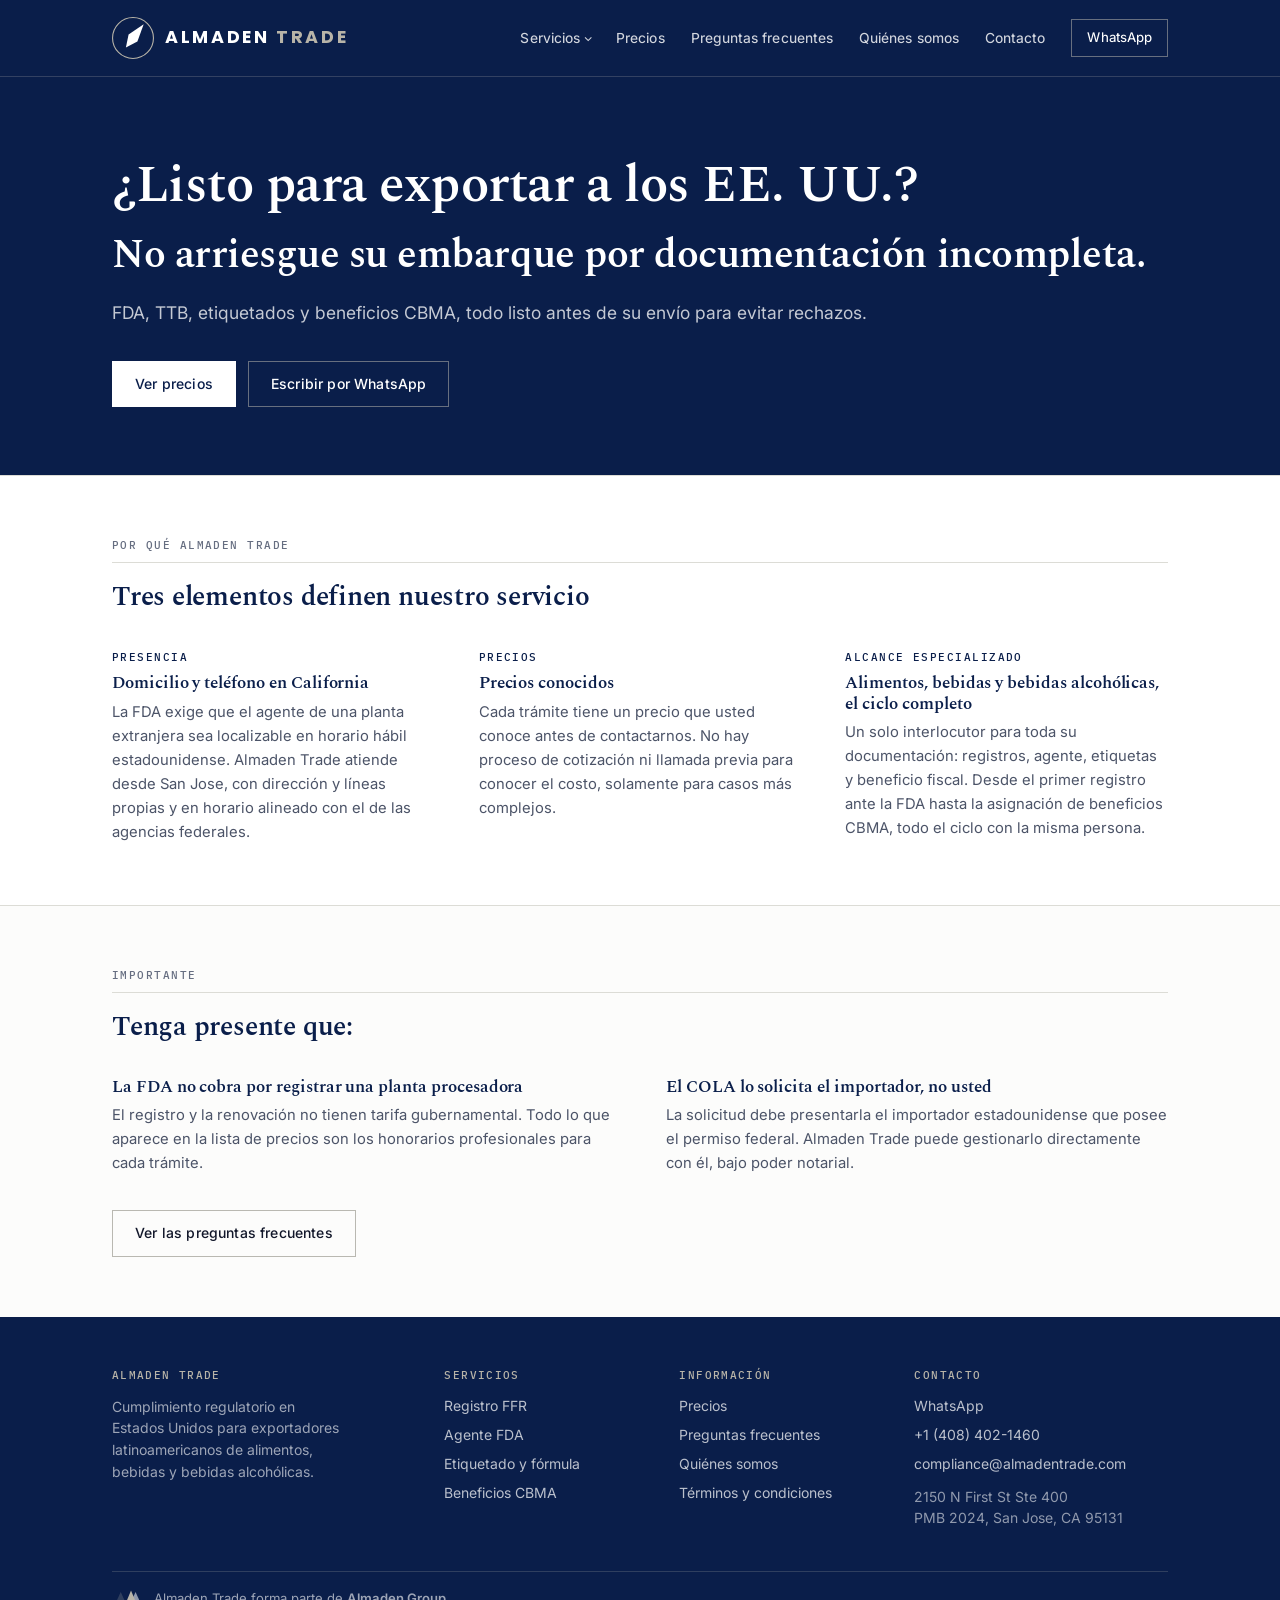
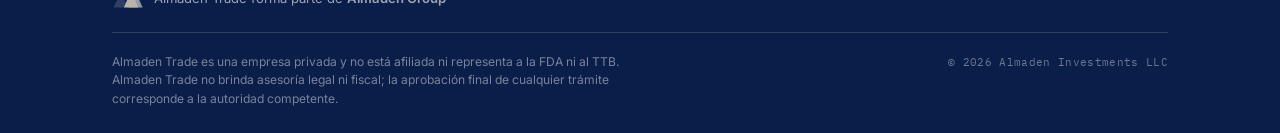
<file: index.html>
<!DOCTYPE html>
<html lang="es">
<head>
<meta charset="UTF-8">
<meta name="viewport" content="width=device-width,initial-scale=1">
<title>Almaden Trade — Cumplimiento FDA y TTB para exportadores</title>
<meta name="description" content="Cumplimiento regulatorio en Estados Unidos para exportadores latinoamericanos de alimentos, bebidas y bebidas alcohólicas. Registro FDA, etiquetado TTB y beneficios CBMA.">
<link rel="preconnect" href="https://fonts.googleapis.com">
<link rel="preconnect" href="https://fonts.gstatic.com" crossorigin>
<link href="https://fonts.googleapis.com/css2?family=Spectral:wght@500;600&family=Inter:wght@400;450;500;550;600&family=Poppins:wght@600;700&family=IBM+Plex+Mono:wght@400;500&display=swap" rel="stylesheet">
<link rel="icon" href="/favicon.svg" type="image/svg+xml">
<link rel="stylesheet" href="/styles.css">
</head>
<body>
<header class="masthead">
  <div class="shell">
    <a class="wordmark" href="/" aria-label="Almaden Trade — inicio">
      <svg class="wm-mark" viewBox="0 0 100 100" aria-hidden="true">
<circle cx="50" cy="50" r="48.7" fill="none" stroke="#B8B4A8" stroke-width="2.6"/>
<path d="M75.4 17.5 L60.5 58.2 L33.1 72.8 L39.5 41.8 Z" fill="#ffffff"/>
</svg>
      <span class="wm-name"><b>Almaden</b>&nbsp;<i>Trade</i></span>
    </a>
    <button class="burger" aria-label="Menú" aria-expanded="false"><span></span><span></span><span></span></button>
    <nav class="nav">
      <div class="nav-group">
        <button aria-expanded="false">Servicios</button>
        <div class="menu">
          <a href="/registro-fda/"><strong>Iniciar registro — FDA</strong><span>Registro FFR</span></a>
          <a href="/agente-fda/"><strong>Mantener registro — FDA</strong><span>Agente FDA</span></a>
          <a href="/etiquetado-ttb/"><strong>Etiquetado y fórmula — TTB</strong><span>Revisión, COLA, fórmula</span></a>
          <a href="/cbma/"><strong>Beneficios fiscales — CBMA</strong><span>Registro y asignación</span></a>
        </div>
      </div>
      <a href="/precios/">Precios</a>
      <a href="/preguntas/">Preguntas frecuentes</a>
      <a href="/quienes-somos/">Quiénes somos</a>
      <a href="/contacto/">Contacto</a>
      <a class="nav-wa" href="https://wa.me/14084021460" target="_blank" rel="noopener">WhatsApp</a>
    </nav>
  </div>
</header>
<section class="hero">
  <div class="shell">
    <h1><span class="hero-q">¿Listo para exportar a los EE. UU.?</span><br>No arriesgue su embarque por documentación incompleta.</h1>
    <p class="lede">FDA, TTB, etiquetados y beneficios CBMA, todo listo antes de su envío para evitar rechazos.</p>
    <div class="act">
      <a class="btn btn-solid" href="/precios/">Ver precios</a>
      <a class="btn btn-line" href="https://wa.me/14084021460" target="_blank" rel="noopener">Escribir por WhatsApp</a>
    </div>
  </div>
</section>
<section class="band band-tint">
  <div class="shell">
    <div class="head-block">
      <span class="label label-rule">Por qué Almaden Trade</span>
      <h2>Tres elementos definen nuestro servicio</h2>
    </div>
    <div class="cols-3">
      <div class="col-item">
        <span class="label">Presencia</span>
        <h3>Domicilio y teléfono en California</h3>
        <p>La FDA exige que el agente de una planta extranjera sea localizable en horario hábil estadounidense. Almaden Trade atiende desde San Jose, con dirección y líneas propias y en horario alineado con el de las agencias federales.</p>
      </div>
      <div class="col-item">
        <span class="label">Precios</span>
        <h3>Precios conocidos</h3>
        <p>Cada trámite tiene un precio que usted conoce antes de contactarnos. No hay proceso de cotización ni llamada previa para conocer el costo, solamente para casos más complejos.</p>
      </div>
      <div class="col-item">
        <span class="label">Alcance especializado</span>
        <h3>Alimentos, bebidas y bebidas alcohólicas, el ciclo completo</h3>
        <p>Un solo interlocutor para toda su documentación: registros, agente, etiquetas y beneficio fiscal. Desde el primer registro ante la FDA hasta la asignación de beneficios CBMA, todo el ciclo con la misma persona.</p>
      </div>
    </div>
  </div>
</section>
<section class="band">
  <div class="shell">
    <div class="head-block">
      <span class="label label-rule">IMPORTANTE</span>
      <h2>Tenga presente que:</h2>
    </div>
    <div class="cols">
      <div class="col-item">
        <h3>La FDA no cobra por registrar una planta procesadora</h3>
        <p>El registro y la renovación no tienen tarifa gubernamental. Todo lo que aparece en la lista de precios son los honorarios profesionales para cada trámite.</p>
      </div>
      <div class="col-item">
        <h3>El COLA lo solicita el importador, no usted</h3>
        <p>La solicitud debe presentarla el importador estadounidense que posee el permiso federal. Almaden Trade puede gestionarlo directamente con él, bajo poder notarial.</p>
      </div>
    </div>
    <div class="act"><a class="btn btn-line" href="/preguntas/">Ver las preguntas frecuentes</a></div>
  </div>
</section>
<footer class="foot">
  <div class="shell">
    <div class="foot-grid">
      <div>
        <h4>Almaden Trade</h4>
        <p class="foot-about">Cumplimiento regulatorio en Estados Unidos para exportadores latinoamericanos de alimentos, bebidas y bebidas alcohólicas.</p>
      </div>
      <div>
        <h4>Servicios</h4>
        <ul>
          <li><a href="/registro-fda/">Registro FFR</a></li>
          <li><a href="/agente-fda/">Agente FDA</a></li>
          <li><a href="/etiquetado-ttb/">Etiquetado y fórmula</a></li>
          <li><a href="/cbma/">Beneficios CBMA</a></li>
        </ul>
      </div>
      <div>
        <h4>Información</h4>
        <ul>
          <li><a href="/precios/">Precios</a></li>
          <li><a href="/preguntas/">Preguntas frecuentes</a></li>
          <li><a href="/quienes-somos/">Quiénes somos</a></li>
          <li><a href="https://terminos.almadentrade.com" target="_blank" rel="noopener">Términos y condiciones</a></li>
        </ul>
      </div>
      <div>
        <h4>Contacto</h4>
        <ul>
          <li><a href="https://wa.me/14084021460" target="_blank" rel="noopener">WhatsApp</a></li>
          <li><a href="tel:+14084021460">+1 (408) 402-1460</a></li>
          <li><a href="mailto:compliance@almadentrade.com">compliance@almadentrade.com</a></li>
          <li style="margin-top:12px;color:rgba(255,255,255,.55);line-height:1.5">2150 N First St Ste 400<br>PMB 2024, San Jose, CA 95131</li>
        </ul>
      </div>
    </div>
    <div class="foot-group">
      <a href="https://almadengroup.com" target="_blank" rel="noopener">
        <svg class="group-mark" viewBox="242 54 200 124" aria-hidden="true">
          <polygon points="296,72 340,168 252,168" fill="#B8B4A8" opacity="0.22"/>
          <polygon points="344,168 388,72 432,168" fill="#ffffff" opacity="0.55"/>
          <polygon points="316,168 360,64 404,168" fill="#B8B4A8"/>
        </svg>
        <span>Almaden Trade forma parte de <strong>Almaden Group</strong></span>
      </a>
    </div>
    <div class="foot-base">
      <p class="foot-legal">Almaden Trade es una empresa privada y no está afiliada ni representa a la FDA ni al TTB. Almaden Trade no brinda asesoría legal ni fiscal; la aprobación final de cualquier trámite corresponde a la autoridad competente.</p>
      <p class="foot-mark">© 2026 Almaden Investments LLC</p>
    </div>
  </div>
</footer>
<script src="/script.js"></script>
</body>
</html>
</file>
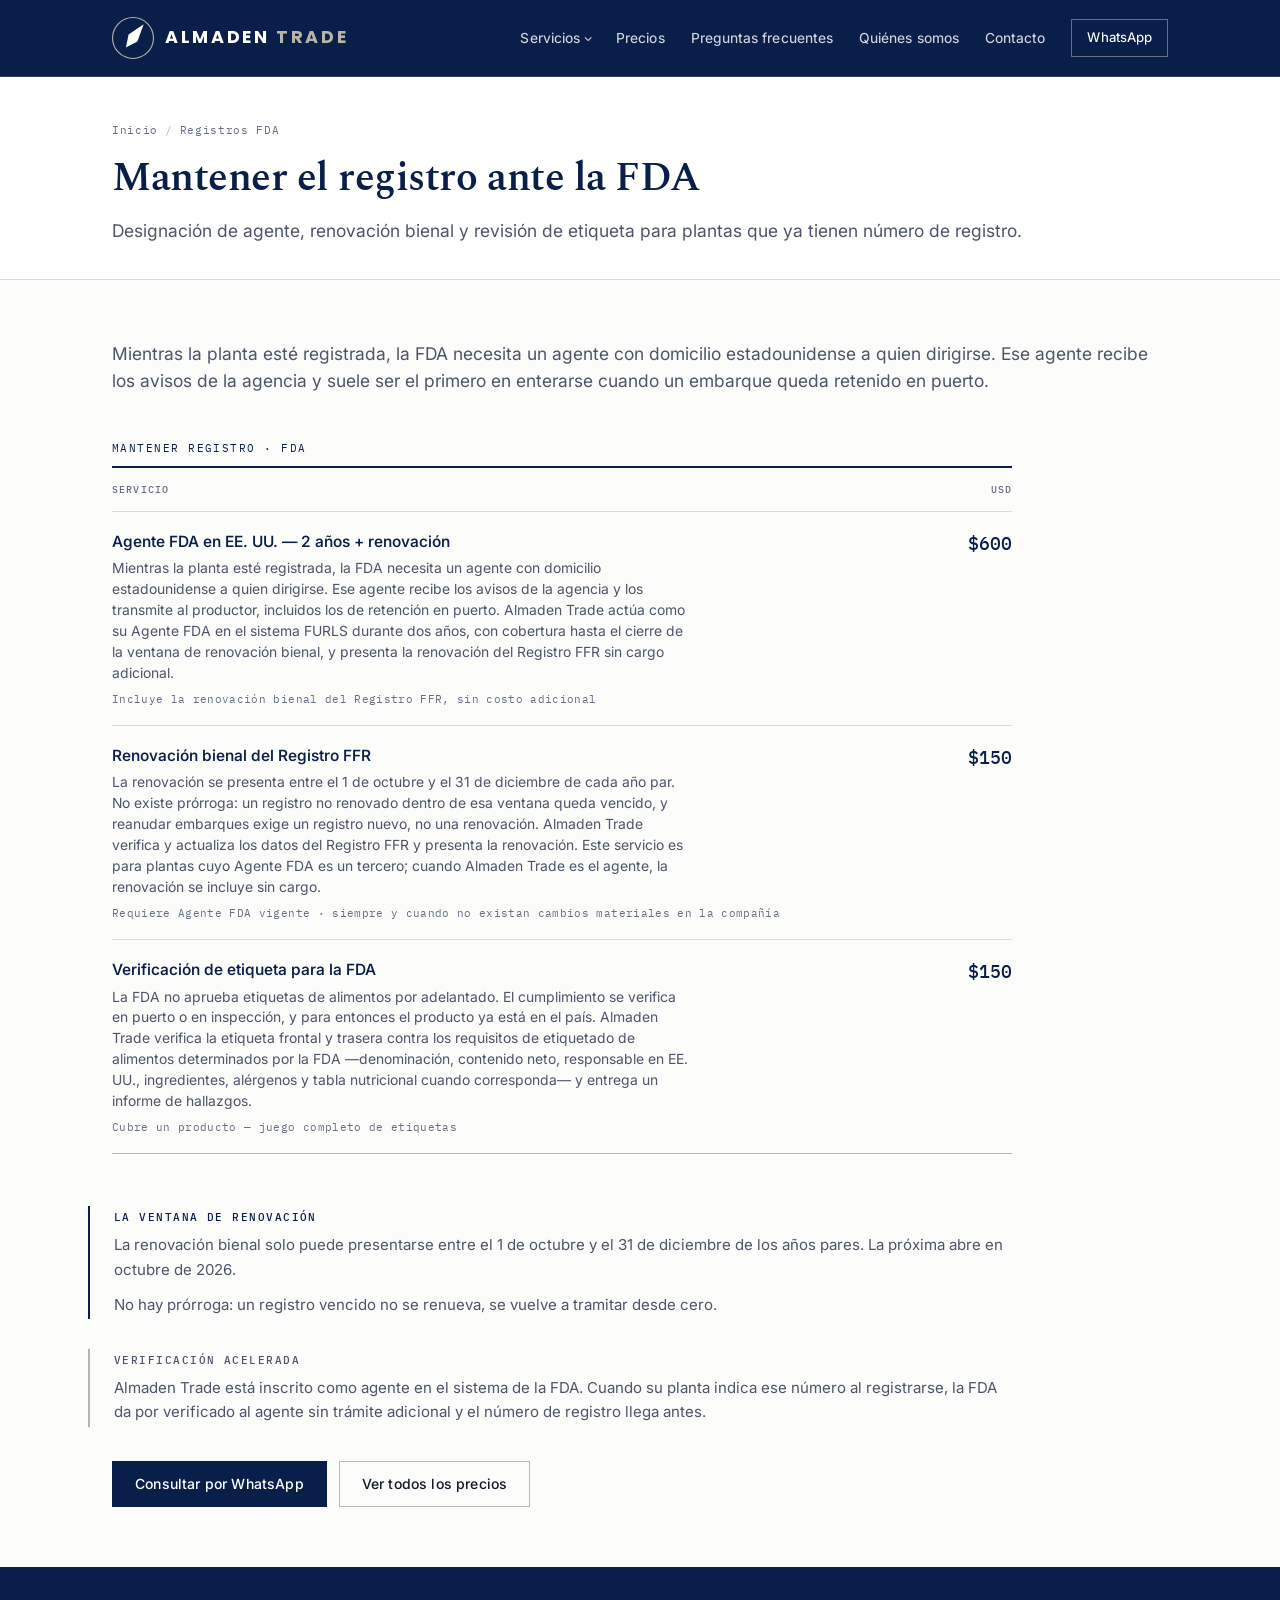
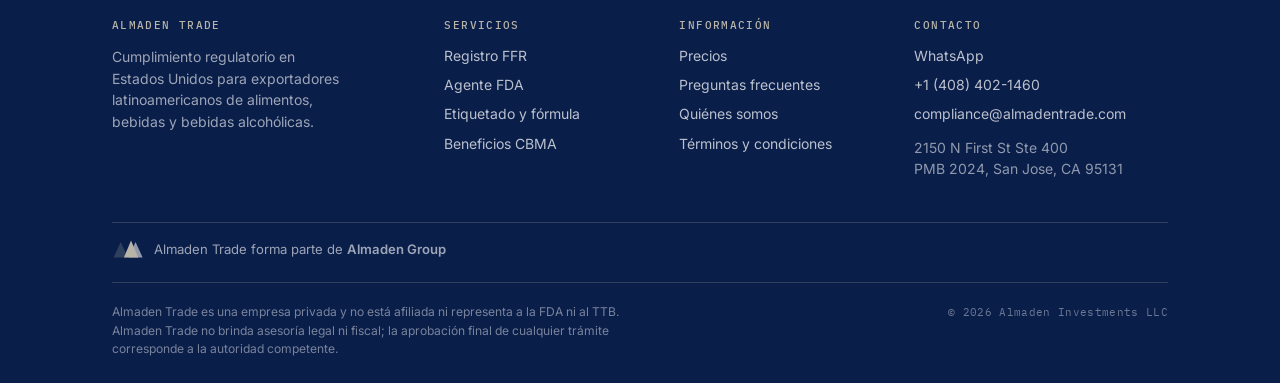
<file: agente-fda/index.html>
<!DOCTYPE html>
<html lang="es">
<head>
<meta charset="UTF-8">
<meta name="viewport" content="width=device-width,initial-scale=1">
<title>Agente FDA en EE. UU. — Almaden Trade</title>
<meta name="description" content="Designación de Agente FDA en EE. UU. por 2 años y renovación bienal del Registro FFR desde San Jose, California.">
<link rel="preconnect" href="https://fonts.googleapis.com">
<link rel="preconnect" href="https://fonts.gstatic.com" crossorigin>
<link href="https://fonts.googleapis.com/css2?family=Spectral:wght@500;600&family=Inter:wght@400;450;500;550;600&family=Poppins:wght@600;700&family=IBM+Plex+Mono:wght@400;500&display=swap" rel="stylesheet">
<link rel="icon" href="/favicon.svg" type="image/svg+xml">
<link rel="stylesheet" href="/styles.css">
</head>
<body>
<header class="masthead">
  <div class="shell">
    <a class="wordmark" href="/" aria-label="Almaden Trade — inicio">
      <svg class="wm-mark" viewBox="0 0 100 100" aria-hidden="true">
<circle cx="50" cy="50" r="48.7" fill="none" stroke="#B8B4A8" stroke-width="2.6"/>
<path d="M75.4 17.5 L60.5 58.2 L33.1 72.8 L39.5 41.8 Z" fill="#ffffff"/>
</svg>
      <span class="wm-name"><b>Almaden</b>&nbsp;<i>Trade</i></span>
    </a>
    <button class="burger" aria-label="Menú" aria-expanded="false"><span></span><span></span><span></span></button>
    <nav class="nav">
      <div class="nav-group">
        <button aria-expanded="false" aria-current="page">Servicios</button>
        <div class="menu">
          <a href="/registro-fda/"><strong>Iniciar registro — FDA</strong><span>Registro FFR</span></a>
          <a href="/agente-fda/"><strong>Mantener registro — FDA</strong><span>Agente FDA</span></a>
          <a href="/etiquetado-ttb/"><strong>Etiquetado y fórmula — TTB</strong><span>Revisión, COLA, fórmula</span></a>
          <a href="/cbma/"><strong>Beneficios fiscales — CBMA</strong><span>Registro y asignación</span></a>
        </div>
      </div>
      <a href="/precios/">Precios</a>
      <a href="/preguntas/">Preguntas frecuentes</a>
      <a href="/quienes-somos/">Quiénes somos</a>
      <a href="/contacto/">Contacto</a>
      <a class="nav-wa" href="https://wa.me/14084021460" target="_blank" rel="noopener">WhatsApp</a>
    </nav>
  </div>
</header>
<section class="pagehead">
  <div class="shell">
    <p class="crumb"><a href="/">Inicio</a><span>/</span>Registros FDA</p>
    <h1>Mantener el registro ante la FDA</h1>
    <p class="lede">Designación de agente, renovación bienal y revisión de etiqueta para plantas que ya tienen número de registro.</p>
  </div>
</section>
<section class="band">
  <div class="shell">
    <p class="lede" style="margin-bottom:44px">Mientras la planta esté registrada, la FDA necesita un agente con domicilio estadounidense a quien dirigirse. Ese agente recibe los avisos de la agencia y suele ser el primero en enterarse cuando un embarque queda retenido en puerto.</p>
    <div class="sched-group">
<table class="schedule">
  <caption>Mantener registro · FDA</caption>
  <thead><tr><th>Servicio</th><th class="num">USD</th></tr></thead>
  <tbody>
      <tr>
        <td><span class="item">Agente FDA en EE. UU. — 2 años + renovación</span><span class="desc">Mientras la planta esté registrada, la FDA necesita un agente con domicilio estadounidense a quien dirigirse. Ese agente recibe los avisos de la agencia y los transmite al productor, incluidos los de retención en puerto. Almaden Trade actúa como su Agente FDA en el sistema FURLS durante dos años, con cobertura hasta el cierre de la ventana de renovación bienal, y presenta la renovación del Registro FFR sin cargo adicional.</span><span class="cond">Incluye la renovación bienal del Registro FFR, sin costo adicional</span></td>
        <td class="fig">$600</td>
      </tr>
      <tr>
        <td><span class="item">Renovación bienal del Registro FFR</span><span class="desc">La renovación se presenta entre el 1 de octubre y el 31 de diciembre de cada año par. No existe prórroga: un registro no renovado dentro de esa ventana queda vencido, y reanudar embarques exige un registro nuevo, no una renovación. Almaden Trade verifica y actualiza los datos del Registro FFR y presenta la renovación. Este servicio es para plantas cuyo Agente FDA es un tercero; cuando Almaden Trade es el agente, la renovación se incluye sin cargo.</span><span class="cond">Requiere Agente FDA vigente · siempre y cuando no existan cambios materiales en la compañía</span></td>
        <td class="fig">$150</td>
      </tr>
    <tr>
        <td><span class="item">Verificación de etiqueta para la FDA</span><span class="desc">La FDA no aprueba etiquetas de alimentos por adelantado. El cumplimiento se verifica en puerto o en inspección, y para entonces el producto ya está en el país. Almaden Trade verifica la etiqueta frontal y trasera contra los requisitos de etiquetado de alimentos determinados por la FDA —denominación, contenido neto, responsable en EE. UU., ingredientes, alérgenos y tabla nutricional cuando corresponda— y entrega un informe de hallazgos.</span><span class="cond">Cubre un producto — juego completo de etiquetas</span></td>
        <td class="fig">$150</td>
      </tr>
  </tbody>
</table>
</div>
    <div class="note">
      <span class="label">La ventana de renovación</span>
      <p>La renovación bienal solo puede presentarse entre el 1 de octubre y el 31 de diciembre de los años pares. La próxima abre en octubre de 2026.</p>
      <p>No hay prórroga: un registro vencido no se renueva, se vuelve a tramitar desde cero.</p>
    </div>
    <div class="note note-flag">
      <span class="label">Verificación acelerada</span>
      <p>Almaden Trade está inscrito como agente en el sistema de la FDA. Cuando su planta indica ese número al registrarse, la FDA da por verificado al agente sin trámite adicional y el número de registro llega antes.</p>
    </div>
    <div class="act">
      <a class="btn btn-solid" href="https://wa.me/14084021460" target="_blank" rel="noopener">Consultar por WhatsApp</a>
      <a class="btn btn-line" href="/precios/">Ver todos los precios</a>
    </div>
  </div>
</section>
<footer class="foot">
  <div class="shell">
    <div class="foot-grid">
      <div>
        <h4>Almaden Trade</h4>
        <p class="foot-about">Cumplimiento regulatorio en Estados Unidos para exportadores latinoamericanos de alimentos, bebidas y bebidas alcohólicas.</p>
      </div>
      <div>
        <h4>Servicios</h4>
        <ul>
          <li><a href="/registro-fda/">Registro FFR</a></li>
          <li><a href="/agente-fda/">Agente FDA</a></li>
          <li><a href="/etiquetado-ttb/">Etiquetado y fórmula</a></li>
          <li><a href="/cbma/">Beneficios CBMA</a></li>
        </ul>
      </div>
      <div>
        <h4>Información</h4>
        <ul>
          <li><a href="/precios/">Precios</a></li>
          <li><a href="/preguntas/">Preguntas frecuentes</a></li>
          <li><a href="/quienes-somos/">Quiénes somos</a></li>
          <li><a href="https://terminos.almadentrade.com" target="_blank" rel="noopener">Términos y condiciones</a></li>
        </ul>
      </div>
      <div>
        <h4>Contacto</h4>
        <ul>
          <li><a href="https://wa.me/14084021460" target="_blank" rel="noopener">WhatsApp</a></li>
          <li><a href="tel:+14084021460">+1 (408) 402-1460</a></li>
          <li><a href="mailto:compliance@almadentrade.com">compliance@almadentrade.com</a></li>
          <li style="margin-top:12px;color:rgba(255,255,255,.55);line-height:1.5">2150 N First St Ste 400<br>PMB 2024, San Jose, CA 95131</li>
        </ul>
      </div>
    </div>
    <div class="foot-group">
      <a href="https://almadengroup.com" target="_blank" rel="noopener">
        <svg class="group-mark" viewBox="242 54 200 124" aria-hidden="true">
          <polygon points="296,72 340,168 252,168" fill="#B8B4A8" opacity="0.22"/>
          <polygon points="344,168 388,72 432,168" fill="#ffffff" opacity="0.55"/>
          <polygon points="316,168 360,64 404,168" fill="#B8B4A8"/>
        </svg>
        <span>Almaden Trade forma parte de <strong>Almaden Group</strong></span>
      </a>
    </div>
    <div class="foot-base">
      <p class="foot-legal">Almaden Trade es una empresa privada y no está afiliada ni representa a la FDA ni al TTB. Almaden Trade no brinda asesoría legal ni fiscal; la aprobación final de cualquier trámite corresponde a la autoridad competente.</p>
      <p class="foot-mark">© 2026 Almaden Investments LLC</p>
    </div>
  </div>
</footer>
<script src="/script.js"></script>
</body>
</html>
</file>
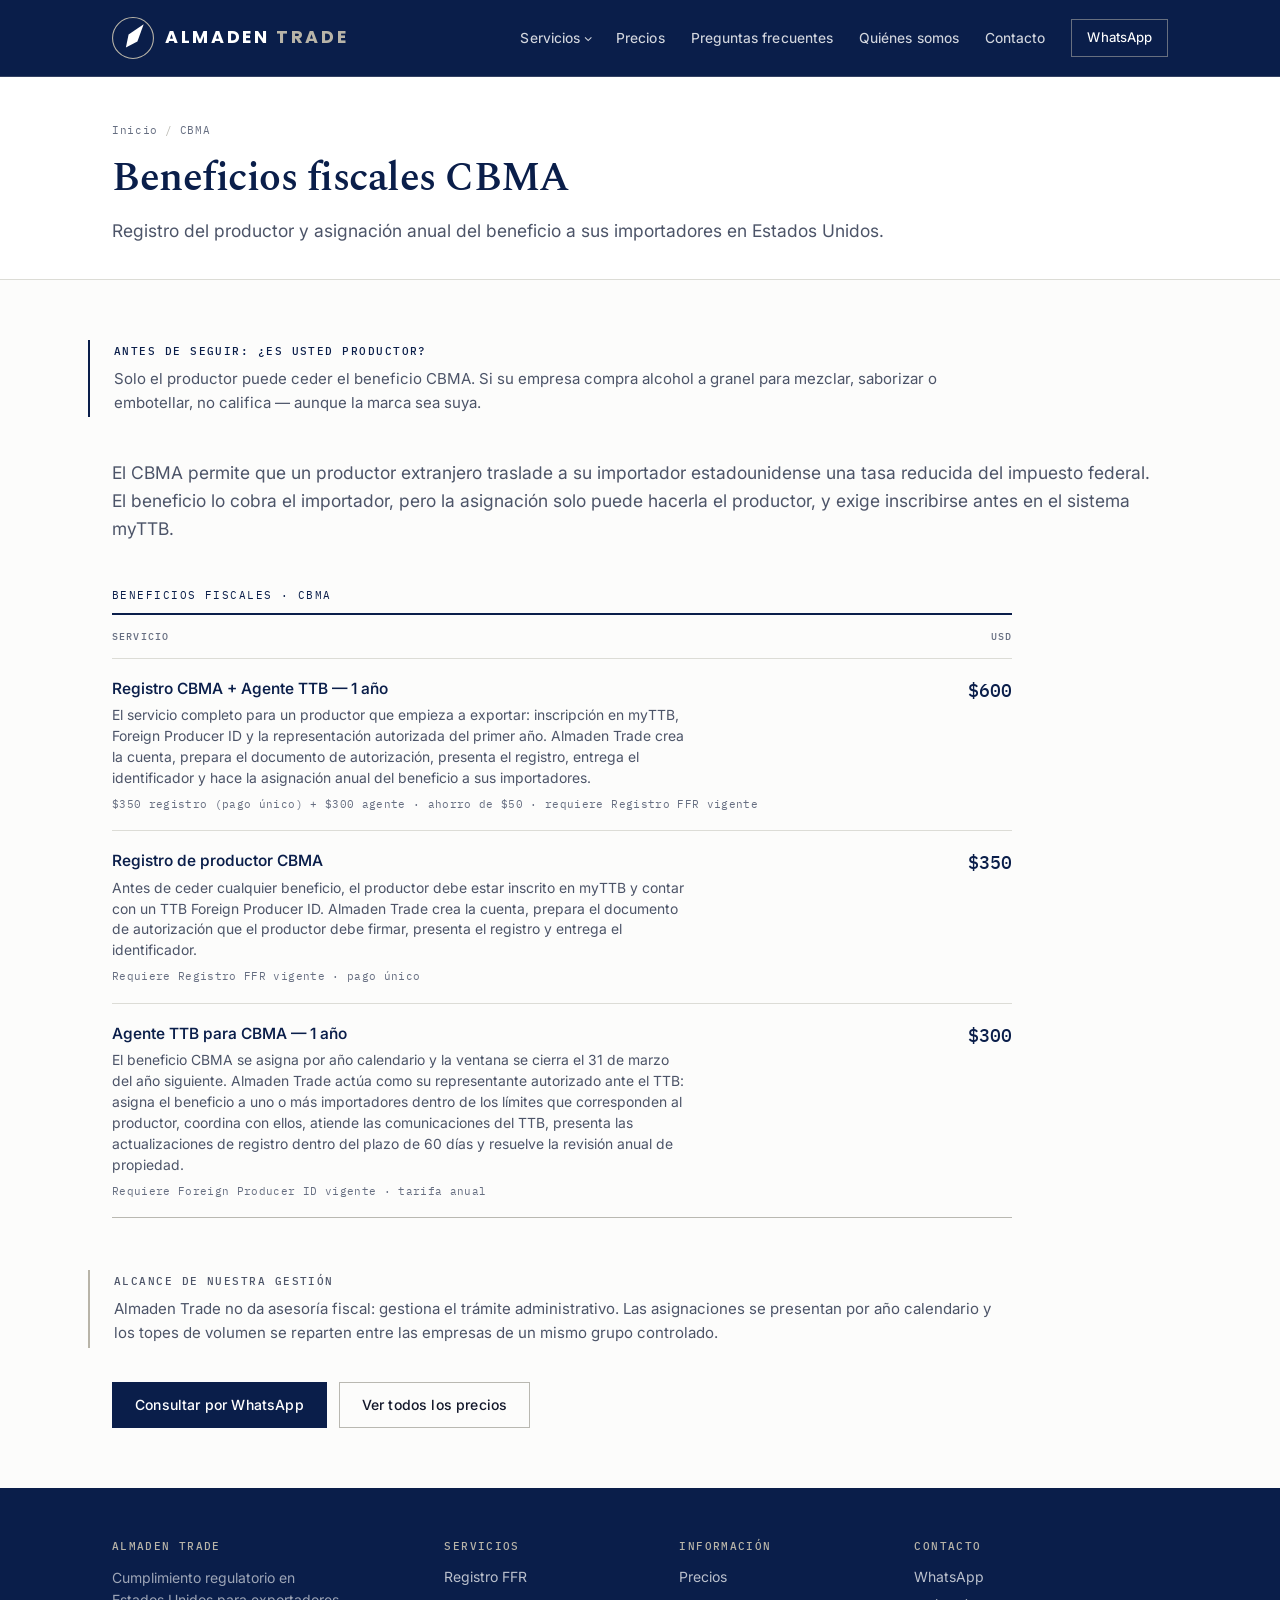
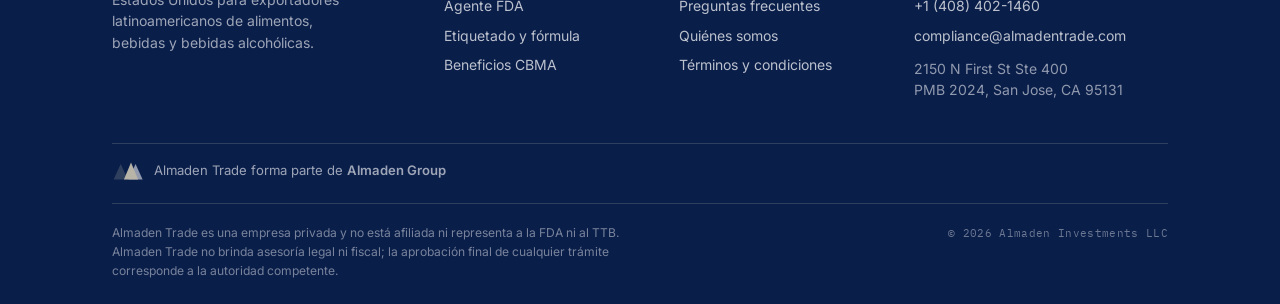
<file: cbma/index.html>
<!DOCTYPE html>
<html lang="es">
<head>
<meta charset="UTF-8">
<meta name="viewport" content="width=device-width,initial-scale=1">
<title>Beneficios fiscales CBMA — Almaden Trade</title>
<meta name="description" content="Registro de productor en myTTB y asignación anual del beneficio fiscal CBMA a importadores estadounidenses.">
<link rel="preconnect" href="https://fonts.googleapis.com">
<link rel="preconnect" href="https://fonts.gstatic.com" crossorigin>
<link href="https://fonts.googleapis.com/css2?family=Spectral:wght@500;600&family=Inter:wght@400;450;500;550;600&family=Poppins:wght@600;700&family=IBM+Plex+Mono:wght@400;500&display=swap" rel="stylesheet">
<link rel="icon" href="/favicon.svg" type="image/svg+xml">
<link rel="stylesheet" href="/styles.css">
</head>
<body>
<header class="masthead">
  <div class="shell">
    <a class="wordmark" href="/" aria-label="Almaden Trade — inicio">
      <svg class="wm-mark" viewBox="0 0 100 100" aria-hidden="true">
<circle cx="50" cy="50" r="48.7" fill="none" stroke="#B8B4A8" stroke-width="2.6"/>
<path d="M75.4 17.5 L60.5 58.2 L33.1 72.8 L39.5 41.8 Z" fill="#ffffff"/>
</svg>
      <span class="wm-name"><b>Almaden</b>&nbsp;<i>Trade</i></span>
    </a>
    <button class="burger" aria-label="Menú" aria-expanded="false"><span></span><span></span><span></span></button>
    <nav class="nav">
      <div class="nav-group">
        <button aria-expanded="false" aria-current="page">Servicios</button>
        <div class="menu">
          <a href="/registro-fda/"><strong>Iniciar registro — FDA</strong><span>Registro FFR</span></a>
          <a href="/agente-fda/"><strong>Mantener registro — FDA</strong><span>Agente FDA</span></a>
          <a href="/etiquetado-ttb/"><strong>Etiquetado y fórmula — TTB</strong><span>Revisión, COLA, fórmula</span></a>
          <a href="/cbma/"><strong>Beneficios fiscales — CBMA</strong><span>Registro y asignación</span></a>
        </div>
      </div>
      <a href="/precios/">Precios</a>
      <a href="/preguntas/">Preguntas frecuentes</a>
      <a href="/quienes-somos/">Quiénes somos</a>
      <a href="/contacto/">Contacto</a>
      <a class="nav-wa" href="https://wa.me/14084021460" target="_blank" rel="noopener">WhatsApp</a>
    </nav>
  </div>
</header>
<section class="pagehead">
  <div class="shell">
    <p class="crumb"><a href="/">Inicio</a><span>/</span>CBMA</p>
    <h1>Beneficios fiscales CBMA</h1>
    <p class="lede">Registro del productor y asignación anual del beneficio a sus importadores en Estados Unidos.</p>
  </div>
</section>
<section class="band">
  <div class="shell">
    <div class="note" style="margin-top:0;margin-bottom:42px">
      <span class="label">Antes de seguir: ¿es usted productor?</span>
      <p>Solo el productor puede ceder el beneficio CBMA. Si su empresa compra alcohol a granel para mezclar, saborizar o embotellar, no califica — aunque la marca sea suya.</p>
    </div>
    <p class="lede" style="margin-bottom:44px">El CBMA permite que un productor extranjero traslade a su importador estadounidense una tasa reducida del impuesto federal. El beneficio lo cobra el importador, pero la asignación solo puede hacerla el productor, y exige inscribirse antes en el sistema myTTB.</p>
    <div class="sched-group">
<table class="schedule">
  <caption>Beneficios fiscales · CBMA</caption>
  <thead><tr><th>Servicio</th><th class="num">USD</th></tr></thead>
  <tbody>
    <tr>
  <td><span class="item">Registro CBMA + Agente TTB — 1 año</span><span class="desc">El servicio completo para un productor que empieza a exportar: inscripción en myTTB, Foreign Producer ID y la representación autorizada del primer año. Almaden Trade crea la cuenta, prepara el documento de autorización, presenta el registro, entrega el identificador y hace la asignación anual del beneficio a sus importadores.</span><span class="cond">$350 registro (pago único) + $300 agente · ahorro de $50 · requiere Registro FFR vigente</span></td>
  <td class="fig">$600</td>
</tr>
      <tr>
        <td><span class="item">Registro de productor CBMA</span><span class="desc">Antes de ceder cualquier beneficio, el productor debe estar inscrito en myTTB y contar con un TTB Foreign Producer ID. Almaden Trade crea la cuenta, prepara el documento de autorización que el productor debe firmar, presenta el registro y entrega el identificador.</span><span class="cond">Requiere Registro FFR vigente · pago único</span></td>
        <td class="fig">$350</td>
      </tr>
      <tr>
        <td><span class="item">Agente TTB para CBMA — 1 año</span><span class="desc">El beneficio CBMA se asigna por año calendario y la ventana se cierra el 31 de marzo del año siguiente. Almaden Trade actúa como su representante autorizado ante el TTB: asigna el beneficio a uno o más importadores dentro de los límites que corresponden al productor, coordina con ellos, atiende las comunicaciones del TTB, presenta las actualizaciones de registro dentro del plazo de 60 días y resuelve la revisión anual de propiedad.</span><span class="cond">Requiere Foreign Producer ID vigente · tarifa anual</span></td>
        <td class="fig">$300</td>
      </tr>
  </tbody>
</table>
</div>
    <div class="note note-flag">
      <span class="label">Alcance de nuestra gestión</span>
      <p>Almaden Trade no da asesoría fiscal: gestiona el trámite administrativo. Las asignaciones se presentan por año calendario y los topes de volumen se reparten entre las empresas de un mismo grupo controlado.</p>
    </div>
    <div class="act">
      <a class="btn btn-solid" href="https://wa.me/14084021460" target="_blank" rel="noopener">Consultar por WhatsApp</a>
      <a class="btn btn-line" href="/precios/">Ver todos los precios</a>
    </div>
  </div>
</section>
<footer class="foot">
  <div class="shell">
    <div class="foot-grid">
      <div>
        <h4>Almaden Trade</h4>
        <p class="foot-about">Cumplimiento regulatorio en Estados Unidos para exportadores latinoamericanos de alimentos, bebidas y bebidas alcohólicas.</p>
      </div>
      <div>
        <h4>Servicios</h4>
        <ul>
          <li><a href="/registro-fda/">Registro FFR</a></li>
          <li><a href="/agente-fda/">Agente FDA</a></li>
          <li><a href="/etiquetado-ttb/">Etiquetado y fórmula</a></li>
          <li><a href="/cbma/">Beneficios CBMA</a></li>
        </ul>
      </div>
      <div>
        <h4>Información</h4>
        <ul>
          <li><a href="/precios/">Precios</a></li>
          <li><a href="/preguntas/">Preguntas frecuentes</a></li>
          <li><a href="/quienes-somos/">Quiénes somos</a></li>
          <li><a href="https://terminos.almadentrade.com" target="_blank" rel="noopener">Términos y condiciones</a></li>
        </ul>
      </div>
      <div>
        <h4>Contacto</h4>
        <ul>
          <li><a href="https://wa.me/14084021460" target="_blank" rel="noopener">WhatsApp</a></li>
          <li><a href="tel:+14084021460">+1 (408) 402-1460</a></li>
          <li><a href="mailto:compliance@almadentrade.com">compliance@almadentrade.com</a></li>
          <li style="margin-top:12px;color:rgba(255,255,255,.55);line-height:1.5">2150 N First St Ste 400<br>PMB 2024, San Jose, CA 95131</li>
        </ul>
      </div>
    </div>
    <div class="foot-group">
      <a href="https://almadengroup.com" target="_blank" rel="noopener">
        <svg class="group-mark" viewBox="242 54 200 124" aria-hidden="true">
          <polygon points="296,72 340,168 252,168" fill="#B8B4A8" opacity="0.22"/>
          <polygon points="344,168 388,72 432,168" fill="#ffffff" opacity="0.55"/>
          <polygon points="316,168 360,64 404,168" fill="#B8B4A8"/>
        </svg>
        <span>Almaden Trade forma parte de <strong>Almaden Group</strong></span>
      </a>
    </div>
    <div class="foot-base">
      <p class="foot-legal">Almaden Trade es una empresa privada y no está afiliada ni representa a la FDA ni al TTB. Almaden Trade no brinda asesoría legal ni fiscal; la aprobación final de cualquier trámite corresponde a la autoridad competente.</p>
      <p class="foot-mark">© 2026 Almaden Investments LLC</p>
    </div>
  </div>
</footer>
<script src="/script.js"></script>
</body>
</html>
</file>
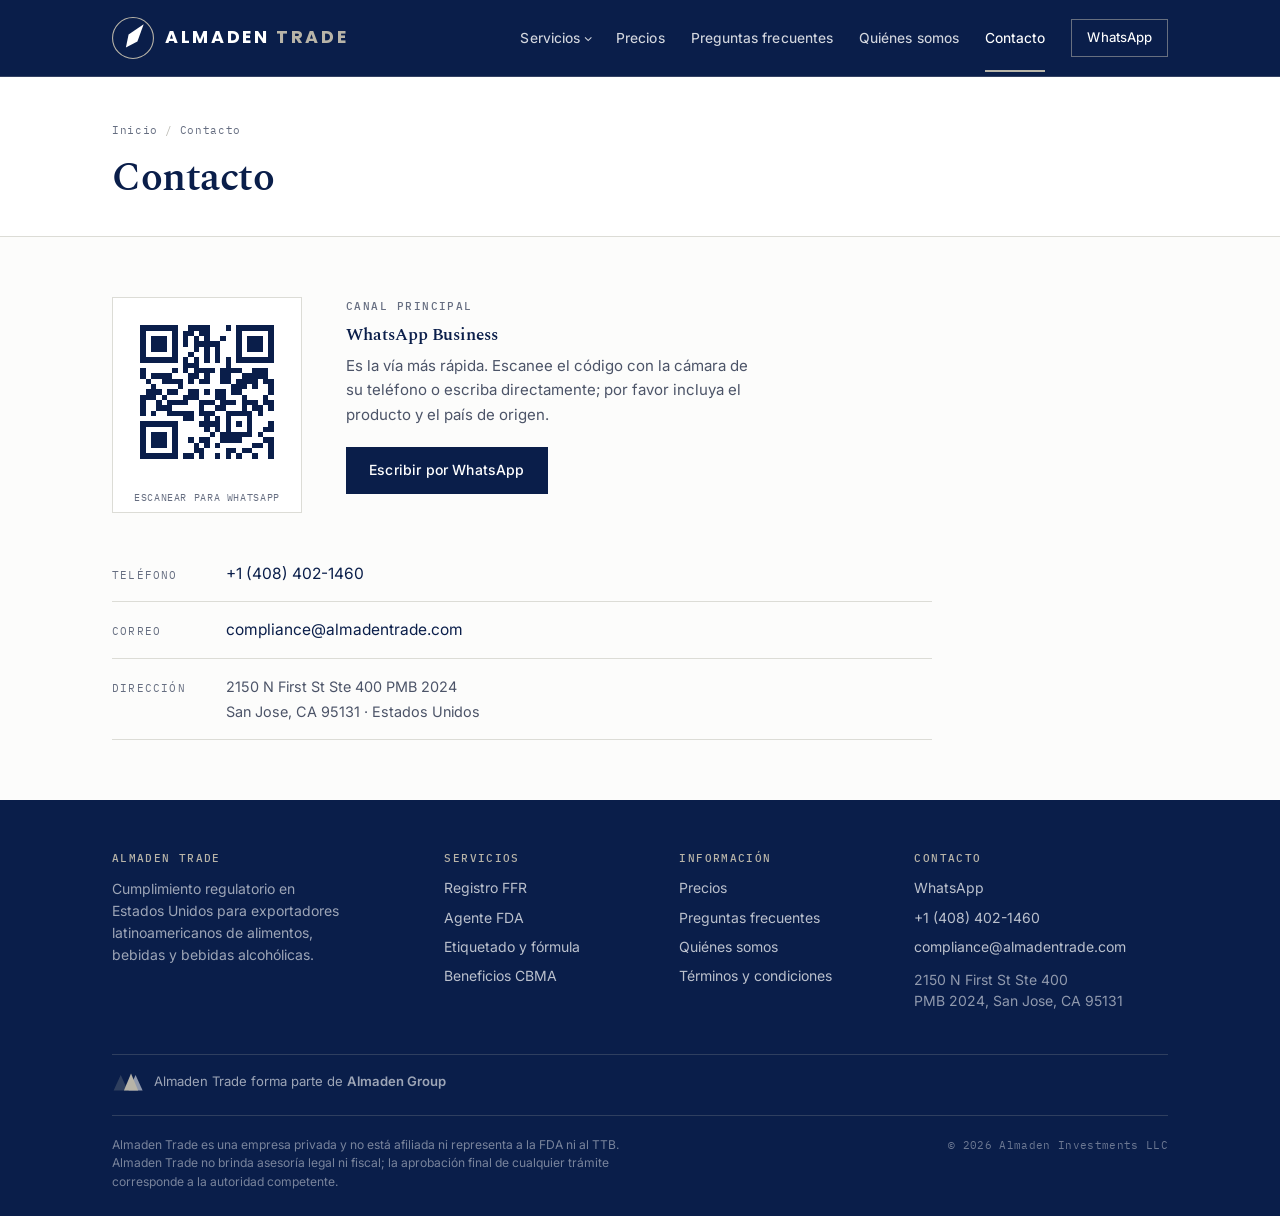
<file: contacto/index.html>
<!DOCTYPE html>
<html lang="es">
<head>
<meta charset="UTF-8">
<meta name="viewport" content="width=device-width,initial-scale=1">
<title>Contacto — Almaden Trade</title>
<meta name="description" content="Escriba por WhatsApp, llame o envíe un correo. Almaden Trade le responde desde San Jose, California.">
<link rel="preconnect" href="https://fonts.googleapis.com">
<link rel="preconnect" href="https://fonts.gstatic.com" crossorigin>
<link href="https://fonts.googleapis.com/css2?family=Spectral:wght@500;600&family=Inter:wght@400;450;500;550;600&family=Poppins:wght@600;700&family=IBM+Plex+Mono:wght@400;500&display=swap" rel="stylesheet">
<link rel="icon" href="/favicon.svg" type="image/svg+xml">
<link rel="stylesheet" href="/styles.css">
</head>
<body>
<header class="masthead">
  <div class="shell">
    <a class="wordmark" href="/" aria-label="Almaden Trade — inicio">
      <svg class="wm-mark" viewBox="0 0 100 100" aria-hidden="true">
<circle cx="50" cy="50" r="48.7" fill="none" stroke="#B8B4A8" stroke-width="2.6"/>
<path d="M75.4 17.5 L60.5 58.2 L33.1 72.8 L39.5 41.8 Z" fill="#ffffff"/>
</svg>
      <span class="wm-name"><b>Almaden</b>&nbsp;<i>Trade</i></span>
    </a>
    <button class="burger" aria-label="Menú" aria-expanded="false"><span></span><span></span><span></span></button>
    <nav class="nav">
      <div class="nav-group">
        <button aria-expanded="false">Servicios</button>
        <div class="menu">
          <a href="/registro-fda/"><strong>Iniciar registro — FDA</strong><span>Registro FFR</span></a>
          <a href="/agente-fda/"><strong>Mantener registro — FDA</strong><span>Agente FDA</span></a>
          <a href="/etiquetado-ttb/"><strong>Etiquetado y fórmula — TTB</strong><span>Revisión, COLA, fórmula</span></a>
          <a href="/cbma/"><strong>Beneficios fiscales — CBMA</strong><span>Registro y asignación</span></a>
        </div>
      </div>
      <a href="/precios/">Precios</a>
      <a href="/preguntas/">Preguntas frecuentes</a>
      <a href="/quienes-somos/">Quiénes somos</a>
      <a href="/contacto/" aria-current="page">Contacto</a>
      <a class="nav-wa" href="https://wa.me/14084021460" target="_blank" rel="noopener">WhatsApp</a>
    </nav>
  </div>
</header>
<section class="pagehead">
  <div class="shell">
    <p class="crumb"><a href="/">Inicio</a><span>/</span>Contacto</p>
    <h1>Contacto</h1>
  </div>
</section>
<section class="band">
  <div class="shell"><div class="narrow">
    <div class="contact-grid">
      <figure class="qr" style="margin:0">
        <img src="/qr-whatsapp.svg" width="400" height="400" alt="Código QR de WhatsApp de Almaden Trade">
        <figcaption>Escanear para WhatsApp</figcaption>
      </figure>
      <div>
        <span class="label">Canal principal</span>
        <h3 style="margin-bottom:.5em">WhatsApp Business</h3>
        <p style="color:var(--ink-mid);font-size:.94rem;max-width:46ch">Es la vía más rápida. Escanee el código con la cámara de su teléfono o escriba directamente; por favor incluya el producto y el país de origen.</p>
        <div class="act" style="margin-top:20px">
          <a class="btn btn-solid" href="https://wa.me/14084021460" target="_blank" rel="noopener">Escribir por WhatsApp</a>
        </div>
      </div>
    </div>
    <dl class="reach" style="margin-top:48px">
      <div><dt>Teléfono</dt><dd><a href="tel:+14084021460">+1 (408) 402-1460</a></dd></div>
      <div><dt>Correo</dt><dd><a href="mailto:compliance@almadentrade.com">compliance@almadentrade.com</a></dd></div>
      <div><dt>Dirección</dt><dd><span>2150 N First St Ste 400 PMB 2024<br>San Jose, CA 95131 · Estados Unidos</span></dd></div>
    </dl>
  </div></div>
</section>
<footer class="foot">
  <div class="shell">
    <div class="foot-grid">
      <div>
        <h4>Almaden Trade</h4>
        <p class="foot-about">Cumplimiento regulatorio en Estados Unidos para exportadores latinoamericanos de alimentos, bebidas y bebidas alcohólicas.</p>
      </div>
      <div>
        <h4>Servicios</h4>
        <ul>
          <li><a href="/registro-fda/">Registro FFR</a></li>
          <li><a href="/agente-fda/">Agente FDA</a></li>
          <li><a href="/etiquetado-ttb/">Etiquetado y fórmula</a></li>
          <li><a href="/cbma/">Beneficios CBMA</a></li>
        </ul>
      </div>
      <div>
        <h4>Información</h4>
        <ul>
          <li><a href="/precios/">Precios</a></li>
          <li><a href="/preguntas/">Preguntas frecuentes</a></li>
          <li><a href="/quienes-somos/">Quiénes somos</a></li>
          <li><a href="https://terminos.almadentrade.com" target="_blank" rel="noopener">Términos y condiciones</a></li>
        </ul>
      </div>
      <div>
        <h4>Contacto</h4>
        <ul>
          <li><a href="https://wa.me/14084021460" target="_blank" rel="noopener">WhatsApp</a></li>
          <li><a href="tel:+14084021460">+1 (408) 402-1460</a></li>
          <li><a href="mailto:compliance@almadentrade.com">compliance@almadentrade.com</a></li>
          <li style="margin-top:12px;color:rgba(255,255,255,.55);line-height:1.5">2150 N First St Ste 400<br>PMB 2024, San Jose, CA 95131</li>
        </ul>
      </div>
    </div>
    <div class="foot-group">
      <a href="https://almadengroup.com" target="_blank" rel="noopener">
        <svg class="group-mark" viewBox="242 54 200 124" aria-hidden="true">
          <polygon points="296,72 340,168 252,168" fill="#B8B4A8" opacity="0.22"/>
          <polygon points="344,168 388,72 432,168" fill="#ffffff" opacity="0.55"/>
          <polygon points="316,168 360,64 404,168" fill="#B8B4A8"/>
        </svg>
        <span>Almaden Trade forma parte de <strong>Almaden Group</strong></span>
      </a>
    </div>
    <div class="foot-base">
      <p class="foot-legal">Almaden Trade es una empresa privada y no está afiliada ni representa a la FDA ni al TTB. Almaden Trade no brinda asesoría legal ni fiscal; la aprobación final de cualquier trámite corresponde a la autoridad competente.</p>
      <p class="foot-mark">© 2026 Almaden Investments LLC</p>
    </div>
  </div>
</footer>
<script src="/script.js"></script>
</body>
</html>
</file>
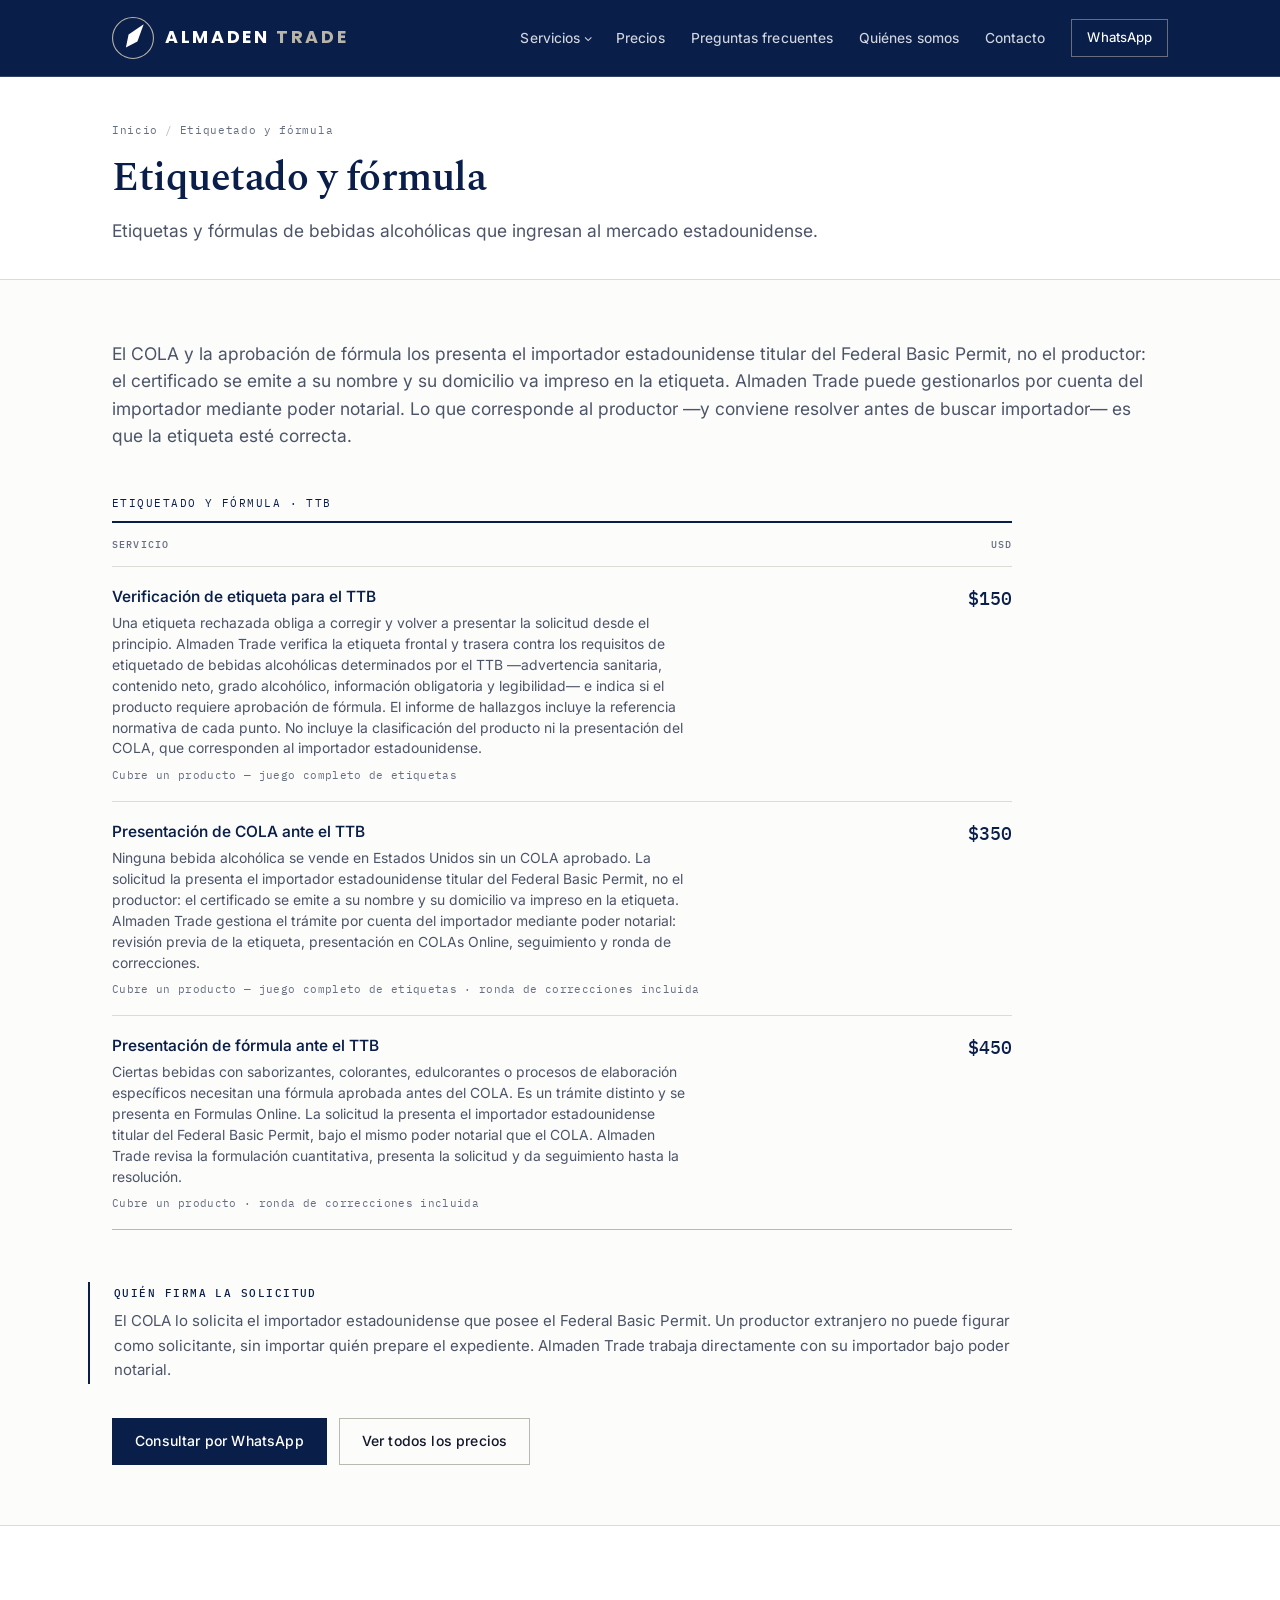
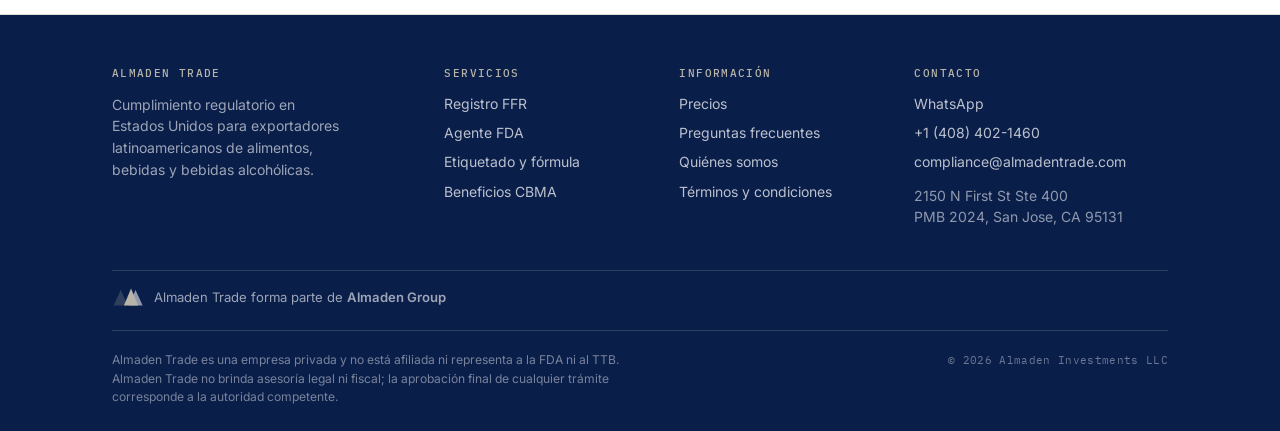
<file: etiquetado-ttb/index.html>
<!DOCTYPE html>
<html lang="es">
<head>
<meta charset="UTF-8">
<meta name="viewport" content="width=device-width,initial-scale=1">
<title>Etiquetado y fórmula ante el TTB — Almaden Trade</title>
<meta name="description" content="Revisión de etiqueta, presentación de COLA, exención para muestras y aprobación de fórmula ante el TTB para bebidas alcohólicas.">
<link rel="preconnect" href="https://fonts.googleapis.com">
<link rel="preconnect" href="https://fonts.gstatic.com" crossorigin>
<link href="https://fonts.googleapis.com/css2?family=Spectral:wght@500;600&family=Inter:wght@400;450;500;550;600&family=Poppins:wght@600;700&family=IBM+Plex+Mono:wght@400;500&display=swap" rel="stylesheet">
<link rel="icon" href="/favicon.svg" type="image/svg+xml">
<link rel="stylesheet" href="/styles.css">
</head>
<body>
<header class="masthead">
  <div class="shell">
    <a class="wordmark" href="/" aria-label="Almaden Trade — inicio">
      <svg class="wm-mark" viewBox="0 0 100 100" aria-hidden="true">
<circle cx="50" cy="50" r="48.7" fill="none" stroke="#B8B4A8" stroke-width="2.6"/>
<path d="M75.4 17.5 L60.5 58.2 L33.1 72.8 L39.5 41.8 Z" fill="#ffffff"/>
</svg>
      <span class="wm-name"><b>Almaden</b>&nbsp;<i>Trade</i></span>
    </a>
    <button class="burger" aria-label="Menú" aria-expanded="false"><span></span><span></span><span></span></button>
    <nav class="nav">
      <div class="nav-group">
        <button aria-expanded="false" aria-current="page">Servicios</button>
        <div class="menu">
          <a href="/registro-fda/"><strong>Iniciar registro — FDA</strong><span>Registro FFR</span></a>
          <a href="/agente-fda/"><strong>Mantener registro — FDA</strong><span>Agente FDA</span></a>
          <a href="/etiquetado-ttb/"><strong>Etiquetado y fórmula — TTB</strong><span>Revisión, COLA, fórmula</span></a>
          <a href="/cbma/"><strong>Beneficios fiscales — CBMA</strong><span>Registro y asignación</span></a>
        </div>
      </div>
      <a href="/precios/">Precios</a>
      <a href="/preguntas/">Preguntas frecuentes</a>
      <a href="/quienes-somos/">Quiénes somos</a>
      <a href="/contacto/">Contacto</a>
      <a class="nav-wa" href="https://wa.me/14084021460" target="_blank" rel="noopener">WhatsApp</a>
    </nav>
  </div>
</header>
<section class="pagehead">
  <div class="shell">
    <p class="crumb"><a href="/">Inicio</a><span>/</span>Etiquetado y fórmula</p>
    <h1>Etiquetado y fórmula</h1>
    <p class="lede">Etiquetas y fórmulas de bebidas alcohólicas que ingresan al mercado estadounidense.</p>
  </div>
</section>
<section class="band">
  <div class="shell">
    <p class="lede" style="margin-bottom:44px">El COLA y la aprobación de fórmula los presenta el importador estadounidense titular del Federal Basic Permit, no el productor: el certificado se emite a su nombre y su domicilio va impreso en la etiqueta. Almaden Trade puede gestionarlos por cuenta del importador mediante poder notarial. Lo que corresponde al productor —y conviene resolver antes de buscar importador— es que la etiqueta esté correcta.</p>
    <div class="sched-group">
<table class="schedule">
  <caption>Etiquetado y fórmula · TTB</caption>
  <thead><tr><th>Servicio</th><th class="num">USD</th></tr></thead>
  <tbody>
      <tr>
        <td><span class="item">Verificación de etiqueta para el TTB</span><span class="desc">Una etiqueta rechazada obliga a corregir y volver a presentar la solicitud desde el principio. Almaden Trade verifica la etiqueta frontal y trasera contra los requisitos de etiquetado de bebidas alcohólicas determinados por el TTB —advertencia sanitaria, contenido neto, grado alcohólico, información obligatoria y legibilidad— e indica si el producto requiere aprobación de fórmula. El informe de hallazgos incluye la referencia normativa de cada punto. No incluye la clasificación del producto ni la presentación del COLA, que corresponden al importador estadounidense.</span><span class="cond">Cubre un producto — juego completo de etiquetas</span></td>
        <td class="fig">$150</td>
      </tr>
      <tr>
        <td><span class="item">Presentación de COLA ante el TTB</span><span class="desc">Ninguna bebida alcohólica se vende en Estados Unidos sin un COLA aprobado. La solicitud la presenta el importador estadounidense titular del Federal Basic Permit, no el productor: el certificado se emite a su nombre y su domicilio va impreso en la etiqueta. Almaden Trade gestiona el trámite por cuenta del importador mediante poder notarial: revisión previa de la etiqueta, presentación en COLAs Online, seguimiento y ronda de correcciones.</span><span class="cond">Cubre un producto — juego completo de etiquetas · ronda de correcciones incluida</span></td>
        <td class="fig">$350</td>
      </tr>
      <tr>
        <td><span class="item">Presentación de fórmula ante el TTB</span><span class="desc">Ciertas bebidas con saborizantes, colorantes, edulcorantes o procesos de elaboración específicos necesitan una fórmula aprobada antes del COLA. Es un trámite distinto y se presenta en Formulas Online. La solicitud la presenta el importador estadounidense titular del Federal Basic Permit, bajo el mismo poder notarial que el COLA. Almaden Trade revisa la formulación cuantitativa, presenta la solicitud y da seguimiento hasta la resolución.</span><span class="cond">Cubre un producto · ronda de correcciones incluida</span></td>
        <td class="fig">$450</td>
      </tr>
  </tbody>
</table>
</div>
    <div class="note">
      <span class="label">Quién firma la solicitud</span>
      <p>El COLA lo solicita el importador estadounidense que posee el Federal Basic Permit. Un productor extranjero no puede figurar como solicitante, sin importar quién prepare el expediente. Almaden Trade trabaja directamente con su importador bajo poder notarial.</p>
    </div>
    <div class="act">
      <a class="btn btn-solid" href="https://wa.me/14084021460" target="_blank" rel="noopener">Consultar por WhatsApp</a>
      <a class="btn btn-line" href="/precios/">Ver todos los precios</a>
    </div>
  </div>
</section>
<section class="band band-tint band-tight">
  <div class="shell">
    <div class="cols" style="align-items:center;gap:26px 52px">
      <div>
      </div>
  </div>
</section>
<footer class="foot">
  <div class="shell">
    <div class="foot-grid">
      <div>
        <h4>Almaden Trade</h4>
        <p class="foot-about">Cumplimiento regulatorio en Estados Unidos para exportadores latinoamericanos de alimentos, bebidas y bebidas alcohólicas.</p>
      </div>
      <div>
        <h4>Servicios</h4>
        <ul>
          <li><a href="/registro-fda/">Registro FFR</a></li>
          <li><a href="/agente-fda/">Agente FDA</a></li>
          <li><a href="/etiquetado-ttb/">Etiquetado y fórmula</a></li>
          <li><a href="/cbma/">Beneficios CBMA</a></li>
        </ul>
      </div>
      <div>
        <h4>Información</h4>
        <ul>
          <li><a href="/precios/">Precios</a></li>
          <li><a href="/preguntas/">Preguntas frecuentes</a></li>
          <li><a href="/quienes-somos/">Quiénes somos</a></li>
          <li><a href="https://terminos.almadentrade.com" target="_blank" rel="noopener">Términos y condiciones</a></li>
        </ul>
      </div>
      <div>
        <h4>Contacto</h4>
        <ul>
          <li><a href="https://wa.me/14084021460" target="_blank" rel="noopener">WhatsApp</a></li>
          <li><a href="tel:+14084021460">+1 (408) 402-1460</a></li>
          <li><a href="mailto:compliance@almadentrade.com">compliance@almadentrade.com</a></li>
          <li style="margin-top:12px;color:rgba(255,255,255,.55);line-height:1.5">2150 N First St Ste 400<br>PMB 2024, San Jose, CA 95131</li>
        </ul>
      </div>
    </div>
    <div class="foot-group">
      <a href="https://almadengroup.com" target="_blank" rel="noopener">
        <svg class="group-mark" viewBox="242 54 200 124" aria-hidden="true">
          <polygon points="296,72 340,168 252,168" fill="#B8B4A8" opacity="0.22"/>
          <polygon points="344,168 388,72 432,168" fill="#ffffff" opacity="0.55"/>
          <polygon points="316,168 360,64 404,168" fill="#B8B4A8"/>
        </svg>
        <span>Almaden Trade forma parte de <strong>Almaden Group</strong></span>
      </a>
    </div>
    <div class="foot-base">
      <p class="foot-legal">Almaden Trade es una empresa privada y no está afiliada ni representa a la FDA ni al TTB. Almaden Trade no brinda asesoría legal ni fiscal; la aprobación final de cualquier trámite corresponde a la autoridad competente.</p>
      <p class="foot-mark">© 2026 Almaden Investments LLC</p>
    </div>
  </div>
</footer>
<script src="/script.js"></script>
</body>
</html>
</file>
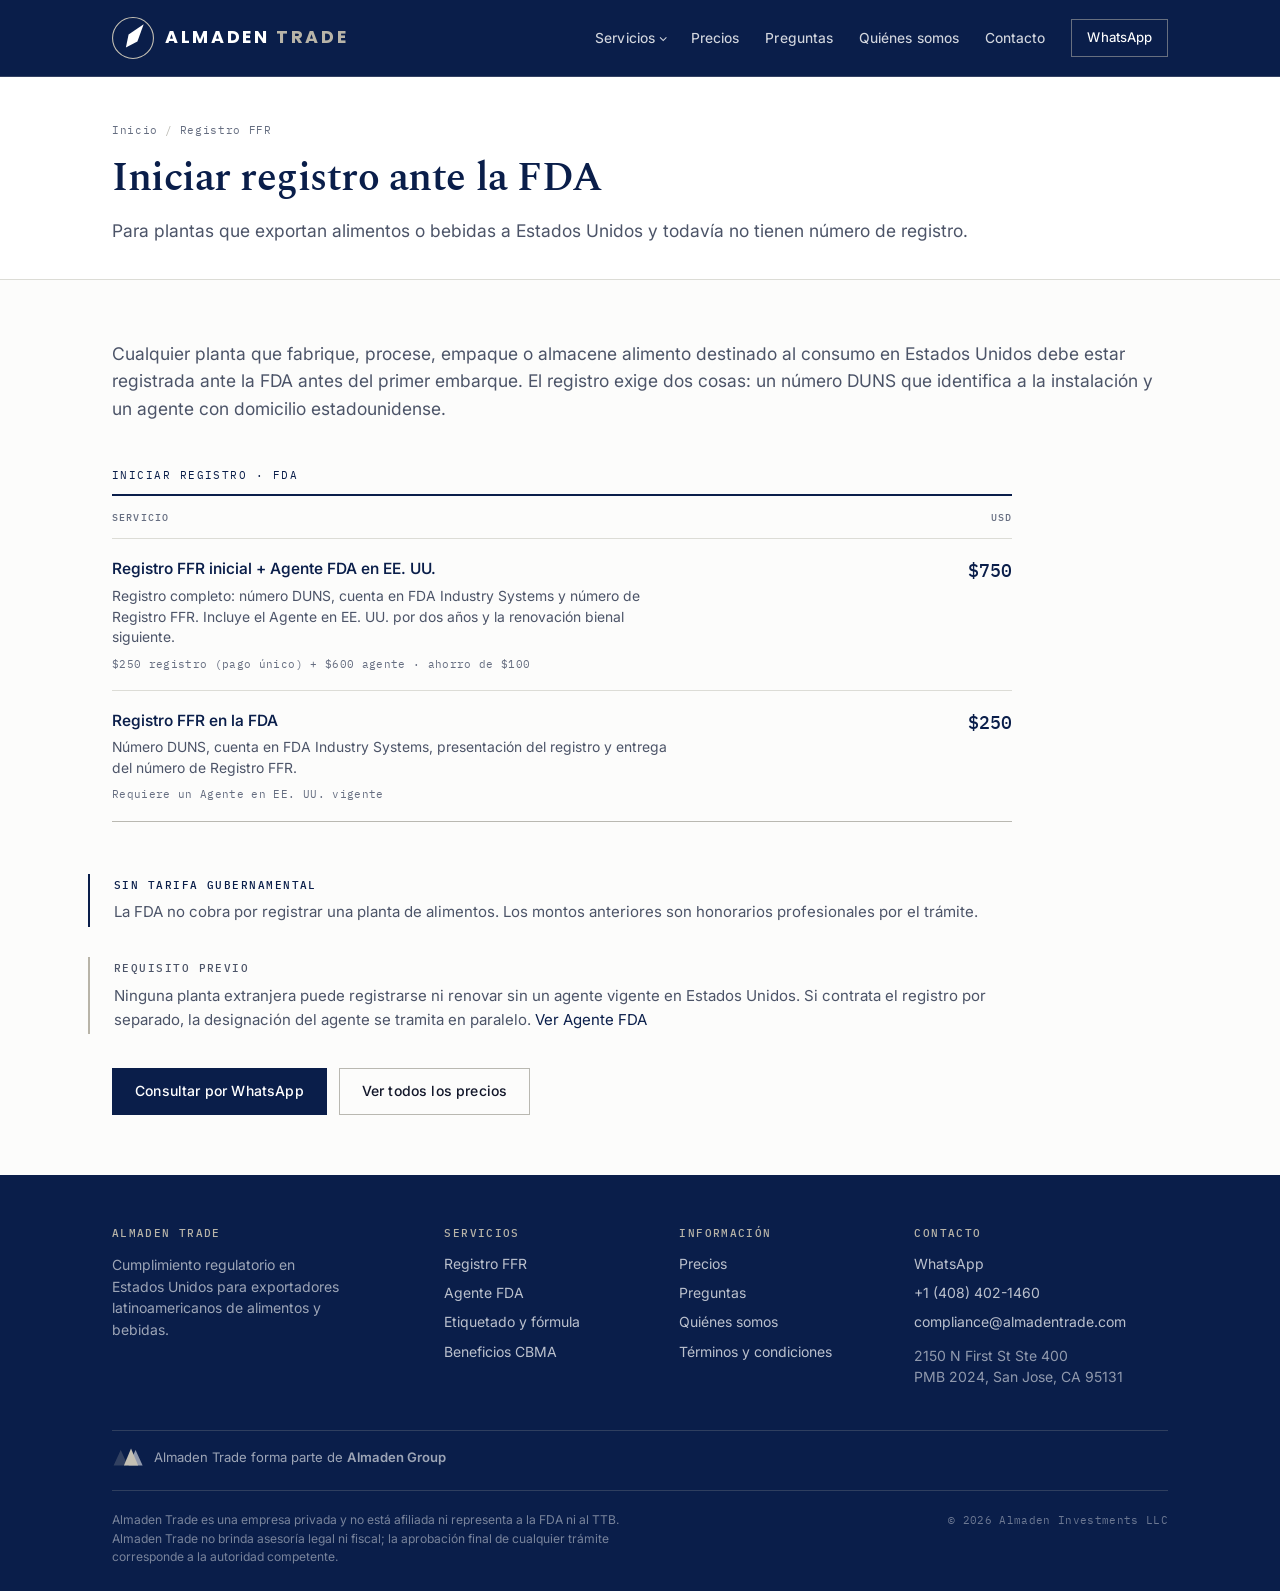
<file: iniciar-registro/index.html>
<!DOCTYPE html>
<html lang="es">
<head>
<meta charset="UTF-8">
<meta name="viewport" content="width=device-width,initial-scale=1">
<title>Registro FFR ante la FDA — Almaden Trade</title>
<meta name="description" content="Registro FFR inicial y designación de Agente en EE. UU. para plantas extranjeras que exportan alimentos o bebidas a Estados Unidos.">
<link rel="preconnect" href="https://fonts.googleapis.com">
<link rel="preconnect" href="https://fonts.gstatic.com" crossorigin>
<link href="https://fonts.googleapis.com/css2?family=Spectral:wght@500;600&family=Inter:wght@400;450;500;550;600&family=Poppins:wght@600;700&family=IBM+Plex+Mono:wght@400;500&display=swap" rel="stylesheet">
<link rel="icon" href="/favicon.svg" type="image/svg+xml">
<link rel="stylesheet" href="/styles.css">
</head>
<body>
<header class="masthead">
  <div class="shell">
    <a class="wordmark" href="/" aria-label="Almaden Trade — inicio">
      <svg class="wm-mark" viewBox="0 0 100 100" aria-hidden="true">
<circle cx="50" cy="50" r="48.7" fill="none" stroke="#C4C0B4" stroke-width="2.6"/>
<path d="M75.4 17.5 L60.5 58.2 L33.1 72.8 L39.5 41.8 Z" fill="#ffffff"/>
</svg>
      <span class="wm-name"><b>Almaden</b>&nbsp;<i>Trade</i></span>
    </a>
    <button class="burger" aria-label="Menú" aria-expanded="false"><span></span><span></span><span></span></button>
    <nav class="nav">
      <div class="nav-group">
        <button aria-expanded="false" aria-current="page">Servicios</button>
        <div class="menu">
          <a href="/registro-fda/"><strong>Iniciar registro — FDA</strong><span>Registro FFR</span></a>
          <a href="/agente-fda/"><strong>Mantener registro — FDA</strong><span>Agente FDA</span></a>
          <a href="/etiquetado-ttb/"><strong>Etiquetado y fórmula — TTB</strong><span>Revisión, COLA, fórmula</span></a>
          <a href="/cbma/"><strong>Beneficios fiscales — CBMA</strong><span>Registro y asignación</span></a>
        </div>
      </div>
      <a href="/precios/">Precios</a>
      <a href="/preguntas/">Preguntas</a>
      <a href="/quienes-somos/">Quiénes somos</a>
      <a href="/contacto/">Contacto</a>
      <a class="nav-wa" href="https://wa.me/14084021460" target="_blank" rel="noopener">WhatsApp</a>
    </nav>
  </div>
</header>
<section class="pagehead">
  <div class="shell">
    <p class="crumb"><a href="/">Inicio</a><span>/</span>Registro FFR</p>
    <h1>Iniciar registro ante la FDA</h1>
    <p class="lede">Para plantas que exportan alimentos o bebidas a Estados Unidos y todavía no tienen número de registro.</p>
  </div>
</section>
<section class="band">
  <div class="shell">
    <p class="lede" style="margin-bottom:44px">Cualquier planta que fabrique, procese, empaque o almacene alimento destinado al consumo en Estados Unidos debe estar registrada ante la FDA antes del primer embarque. El registro exige dos cosas: un número DUNS que identifica a la instalación y un agente con domicilio estadounidense.</p>
    <div class="sched-group">
<table class="schedule">
  <caption>Iniciar registro · FDA</caption>
  <thead><tr><th>Servicio</th><th class="num">USD</th></tr></thead>
  <tbody>
      <tr>
        <td><span class="item">Registro FFR inicial + Agente FDA en EE. UU.</span><span class="desc">Registro completo: número DUNS, cuenta en FDA Industry Systems y número de Registro FFR. Incluye el Agente en EE. UU. por dos años y la renovación bienal siguiente.</span><span class="cond">$250 registro (pago único) + $600 agente · ahorro de $100</span></td>
        <td class="fig">$750</td>
      </tr>
      <tr>
        <td><span class="item">Registro FFR en la FDA</span><span class="desc">Número DUNS, cuenta en FDA Industry Systems, presentación del registro y entrega del número de Registro FFR.</span><span class="cond">Requiere un Agente en EE. UU. vigente</span></td>
        <td class="fig">$250</td>
      </tr>
  </tbody>
</table>
</div>
    <div class="note">
      <span class="label">Sin tarifa gubernamental</span>
      <p>La FDA no cobra por registrar una planta de alimentos. Los montos anteriores son honorarios profesionales por el trámite.</p>
    </div>
    <div class="note note-flag">
      <span class="label">Requisito previo</span>
      <p>Ninguna planta extranjera puede registrarse ni renovar sin un agente vigente en Estados Unidos. Si contrata el registro por separado, la designación del agente se tramita en paralelo. <a href="/agente-fda/">Ver Agente FDA</a></p>
    </div>
    <div class="act">
      <a class="btn btn-solid" href="https://wa.me/14084021460" target="_blank" rel="noopener">Consultar por WhatsApp</a>
      <a class="btn btn-line" href="/precios/">Ver todos los precios</a>
    </div>
  </div>
</section>
<footer class="foot">
  <div class="shell">
    <div class="foot-grid">
      <div>
        <h4>Almaden Trade</h4>
        <p class="foot-about">Cumplimiento regulatorio en Estados Unidos para exportadores latinoamericanos de alimentos y bebidas.</p>
      </div>
      <div>
        <h4>Servicios</h4>
        <ul>
          <li><a href="/registro-fda/">Registro FFR</a></li>
          <li><a href="/agente-fda/">Agente FDA</a></li>
          <li><a href="/etiquetado-ttb/">Etiquetado y fórmula</a></li>
          <li><a href="/cbma/">Beneficios CBMA</a></li>
        </ul>
      </div>
      <div>
        <h4>Información</h4>
        <ul>
          <li><a href="/precios/">Precios</a></li>
          <li><a href="/preguntas/">Preguntas</a></li>
          <li><a href="/quienes-somos/">Quiénes somos</a></li>
          <li><a href="https://terminos.almadentrade.com" target="_blank" rel="noopener">Términos y condiciones</a></li>
        </ul>
      </div>
      <div>
        <h4>Contacto</h4>
        <ul>
          <li><a href="https://wa.me/14084021460" target="_blank" rel="noopener">WhatsApp</a></li>
          <li><a href="tel:+14084021460">+1 (408) 402-1460</a></li>
          <li><a href="mailto:compliance@almadentrade.com">compliance@almadentrade.com</a></li>
          <li style="margin-top:12px;color:rgba(255,255,255,.55);line-height:1.5">2150 N First St Ste 400<br>PMB 2024, San Jose, CA 95131</li>
        </ul>
      </div>
    </div>
    <div class="foot-group">
      <a href="https://almadengroup.com" target="_blank" rel="noopener">
        <svg class="group-mark" viewBox="242 54 200 124" aria-hidden="true">
          <polygon points="296,72 340,168 252,168" fill="#C4C0B4" opacity="0.22"/>
          <polygon points="344,168 388,72 432,168" fill="#ffffff" opacity="0.55"/>
          <polygon points="316,168 360,64 404,168" fill="#C4C0B4"/>
        </svg>
        <span>Almaden Trade forma parte de <strong>Almaden Group</strong></span>
      </a>
    </div>
    <div class="foot-base">
      <p class="foot-legal">Almaden Trade es una empresa privada y no está afiliada ni representa a la FDA ni al TTB. Almaden Trade no brinda asesoría legal ni fiscal; la aprobación final de cualquier trámite corresponde a la autoridad competente.</p>
      <p class="foot-mark">© 2026 Almaden Investments LLC</p>
    </div>
  </div>
</footer>
<script src="/script.js"></script>
</body>
</html>
</file>
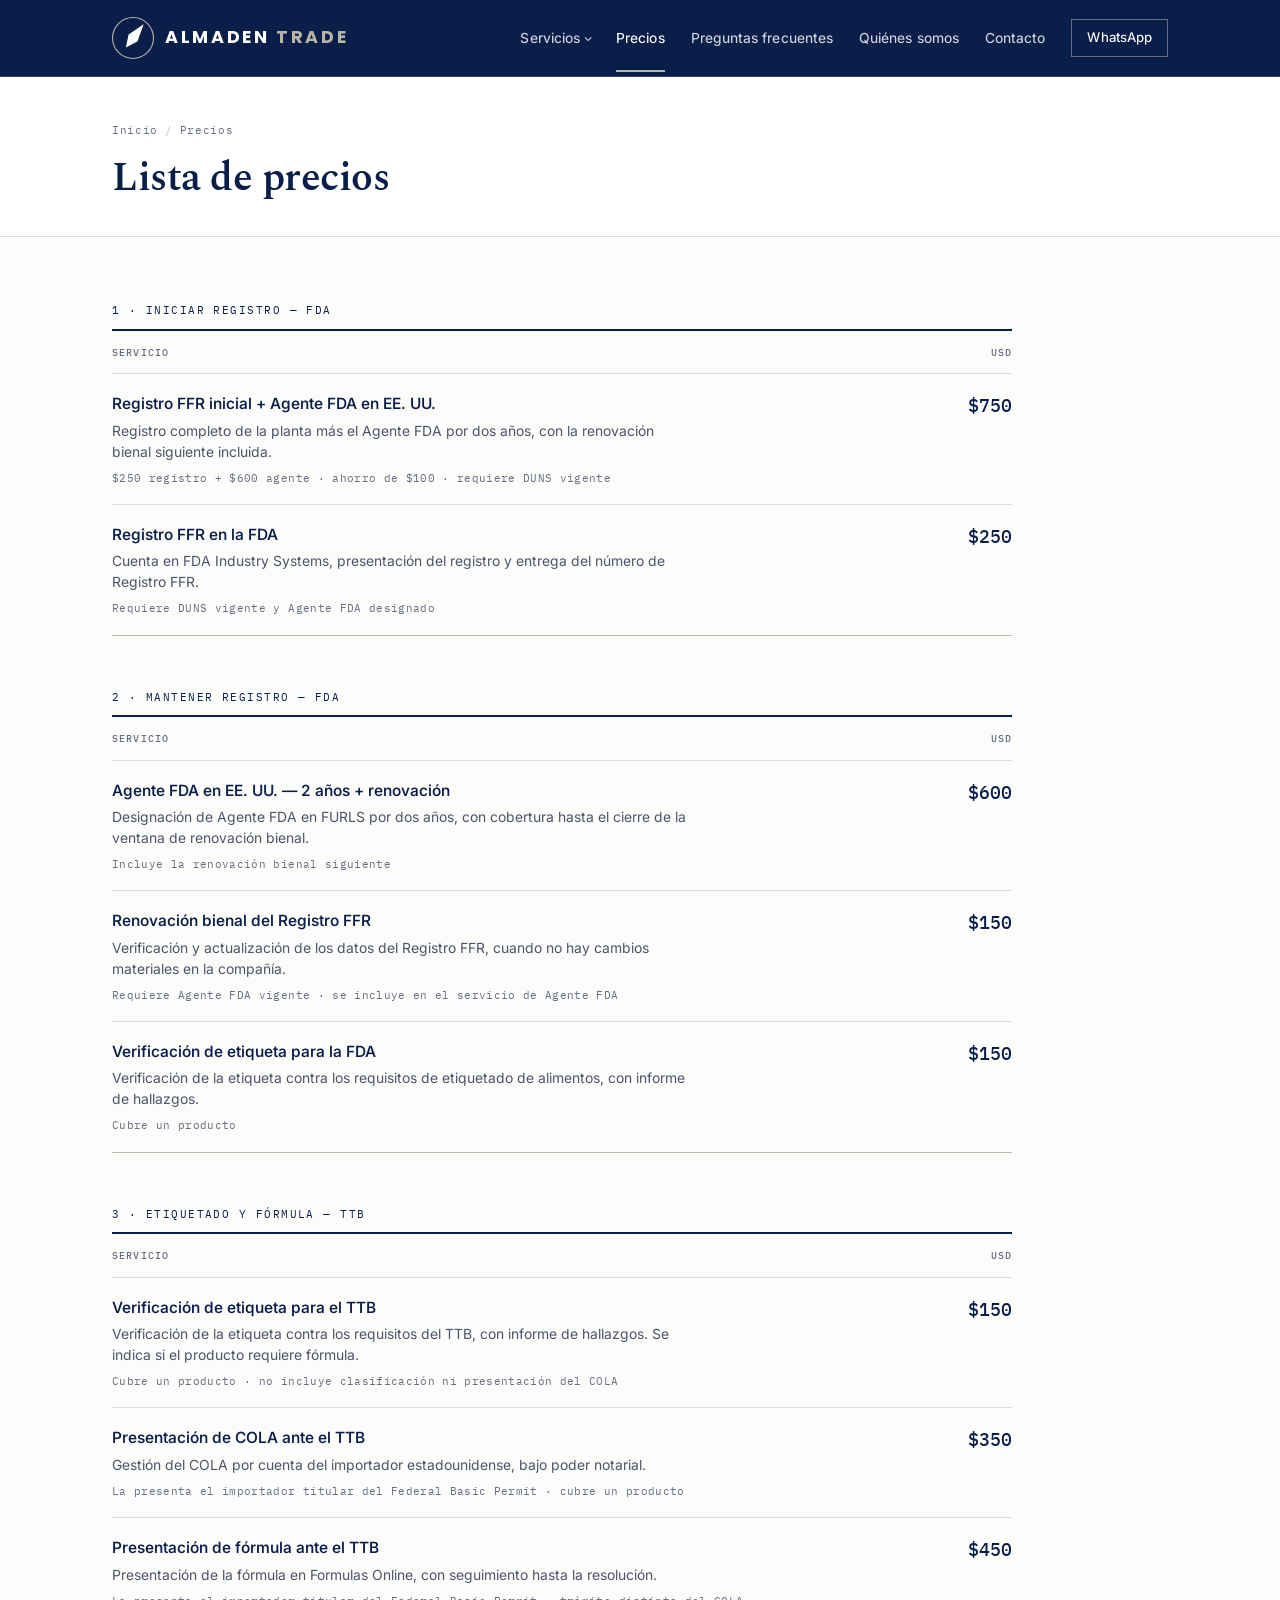
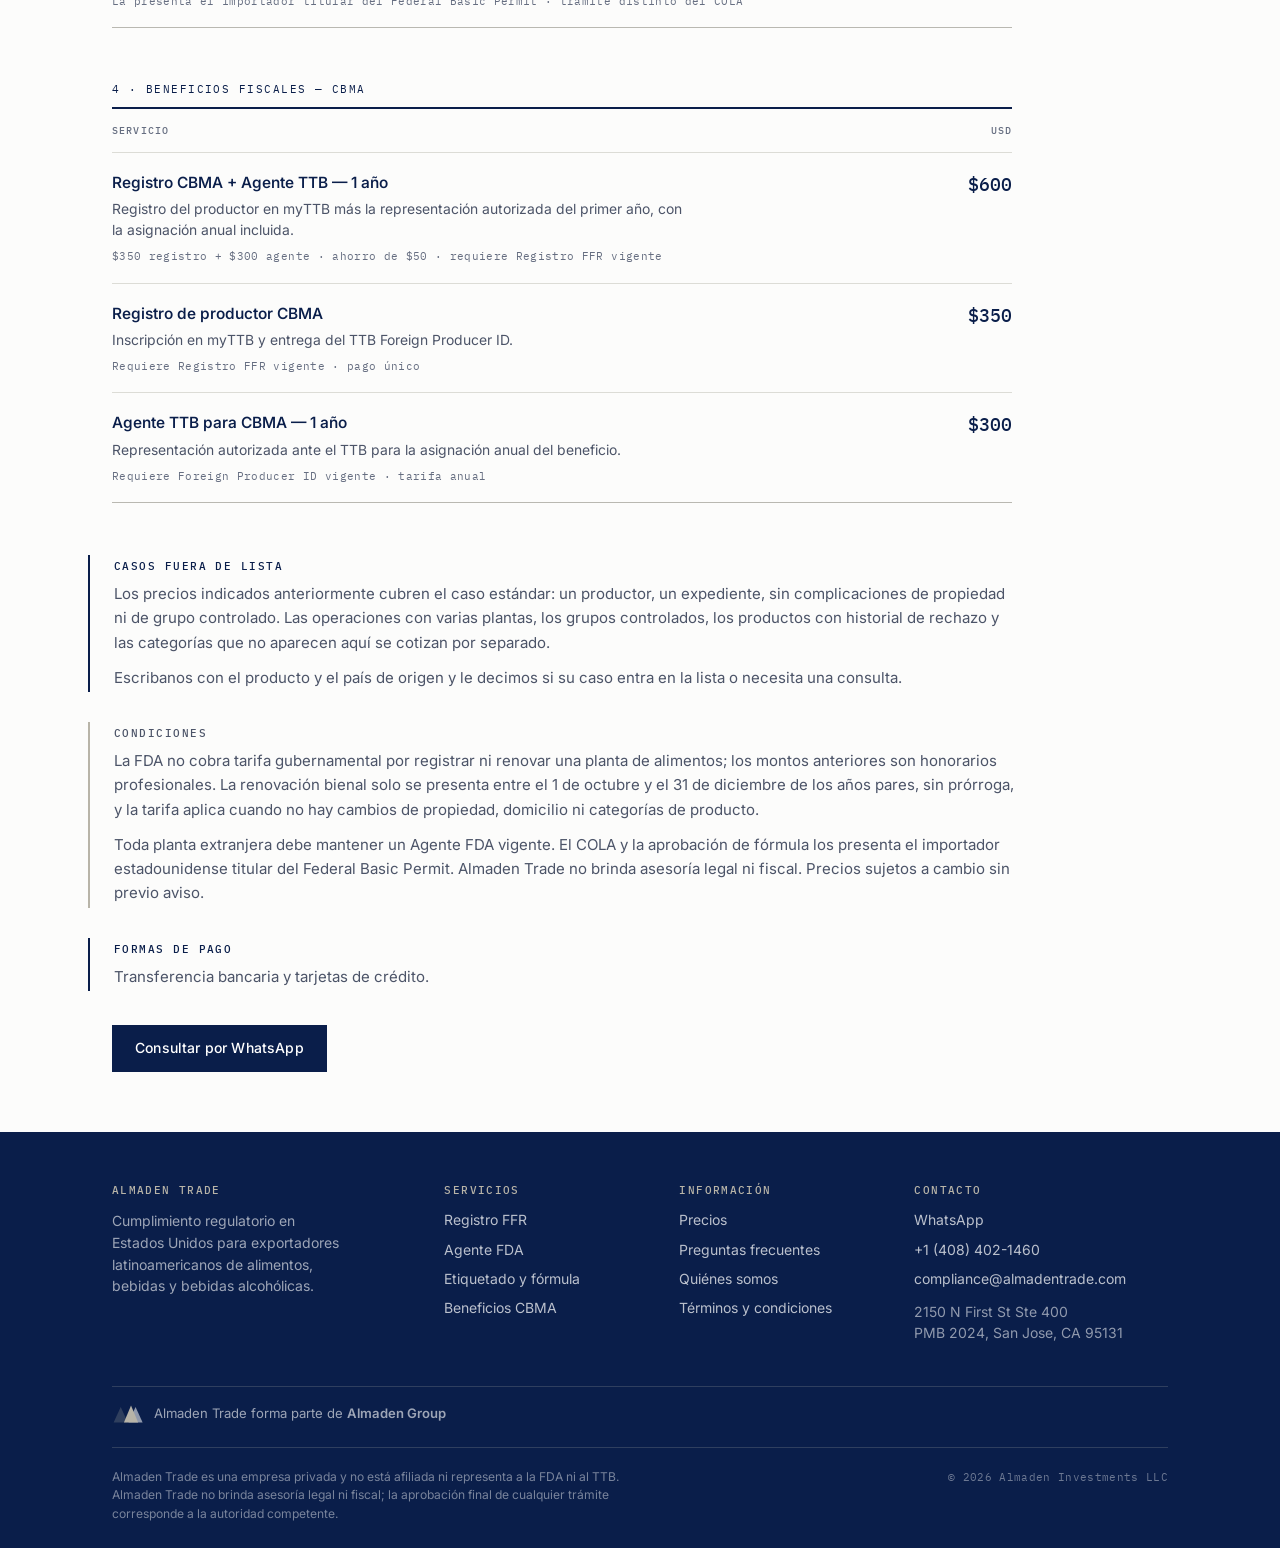
<file: precios/index.html>
<!DOCTYPE html>
<html lang="es">
<head>
<meta charset="UTF-8">
<meta name="viewport" content="width=device-width,initial-scale=1">
<title>Precios — Almaden Trade</title>
<meta name="description" content="Lista completa de precios para registro FDA, agente en EE. UU., etiquetado TTB y beneficios CBMA. Vigente agosto 2026, en USD.">
<link rel="preconnect" href="https://fonts.googleapis.com">
<link rel="preconnect" href="https://fonts.gstatic.com" crossorigin>
<link href="https://fonts.googleapis.com/css2?family=Spectral:wght@500;600&family=Inter:wght@400;450;500;550;600&family=Poppins:wght@600;700&family=IBM+Plex+Mono:wght@400;500&display=swap" rel="stylesheet">
<link rel="icon" href="/favicon.svg" type="image/svg+xml">
<link rel="stylesheet" href="/styles.css">
</head>
<body>
<header class="masthead">
  <div class="shell">
    <a class="wordmark" href="/" aria-label="Almaden Trade — inicio">
      <svg class="wm-mark" viewBox="0 0 100 100" aria-hidden="true">
<circle cx="50" cy="50" r="48.7" fill="none" stroke="#B8B4A8" stroke-width="2.6"/>
<path d="M75.4 17.5 L60.5 58.2 L33.1 72.8 L39.5 41.8 Z" fill="#ffffff"/>
</svg>
      <span class="wm-name"><b>Almaden</b>&nbsp;<i>Trade</i></span>
    </a>
    <button class="burger" aria-label="Menú" aria-expanded="false"><span></span><span></span><span></span></button>
    <nav class="nav">
      <div class="nav-group">
        <button aria-expanded="false">Servicios</button>
        <div class="menu">
          <a href="/registro-fda/"><strong>Iniciar registro — FDA</strong><span>Registro FFR</span></a>
          <a href="/agente-fda/"><strong>Mantener registro — FDA</strong><span>Agente FDA</span></a>
          <a href="/etiquetado-ttb/"><strong>Etiquetado y fórmula — TTB</strong><span>Revisión, COLA, fórmula</span></a>
          <a href="/cbma/"><strong>Beneficios fiscales — CBMA</strong><span>Registro y asignación</span></a>
        </div>
      </div>
      <a href="/precios/" aria-current="page">Precios</a>
      <a href="/preguntas/">Preguntas frecuentes</a>
      <a href="/quienes-somos/">Quiénes somos</a>
      <a href="/contacto/">Contacto</a>
      <a class="nav-wa" href="https://wa.me/14084021460" target="_blank" rel="noopener">WhatsApp</a>
    </nav>
  </div>
</header>
<section class="pagehead">
  <div class="shell">
    <p class="crumb"><a href="/">Inicio</a><span>/</span>Precios</p>
    <h1>Lista de precios</h1>
  </div>
</section>
<section class="band">
  <div class="shell">
    <div class="sched-group">
<table class="schedule">
  <caption>1 · Iniciar registro — FDA</caption>
  <thead><tr><th>Servicio</th><th class="num">USD</th></tr></thead>
  <tbody>
      <tr>
        <td><span class="item">Registro FFR inicial + Agente FDA en EE. UU.</span><span class="desc">Registro completo de la planta más el Agente FDA por dos años, con la renovación bienal siguiente incluida.</span><span class="cond">$250 registro + $600 agente · ahorro de $100 · requiere DUNS vigente</span></td>
        <td class="fig">$750</td>
      </tr>
      <tr>
        <td><span class="item">Registro FFR en la FDA</span><span class="desc">Cuenta en FDA Industry Systems, presentación del registro y entrega del número de Registro FFR.</span><span class="cond">Requiere DUNS vigente y Agente FDA designado</span></td>
        <td class="fig">$250</td>
      </tr>
  </tbody>
</table>
</div>
    <div class="sched-group">
<table class="schedule">
  <caption>2 · Mantener registro — FDA</caption>
  <thead><tr><th>Servicio</th><th class="num">USD</th></tr></thead>
  <tbody>
      <tr>
        <td><span class="item">Agente FDA en EE. UU. — 2 años + renovación</span><span class="desc">Designación de Agente FDA en FURLS por dos años, con cobertura hasta el cierre de la ventana de renovación bienal.</span><span class="cond">Incluye la renovación bienal siguiente</span></td>
        <td class="fig">$600</td>
      </tr>
      <tr>
        <td><span class="item">Renovación bienal del Registro FFR</span><span class="desc">Verificación y actualización de los datos del Registro FFR, cuando no hay cambios materiales en la compañía.</span><span class="cond">Requiere Agente FDA vigente · se incluye en el servicio de Agente FDA</span></td>
        <td class="fig">$150</td>
      </tr>
    <tr>
        <td><span class="item">Verificación de etiqueta para la FDA</span><span class="desc">Verificación de la etiqueta contra los requisitos de etiquetado de alimentos, con informe de hallazgos.</span><span class="cond">Cubre un producto</span></td>
        <td class="fig">$150</td>
      </tr>
  </tbody>
</table>
</div>
    <div class="sched-group">
<table class="schedule">
  <caption>3 · Etiquetado y fórmula — TTB</caption>
  <thead><tr><th>Servicio</th><th class="num">USD</th></tr></thead>
  <tbody>
      <tr>
        <td><span class="item">Verificación de etiqueta para el TTB</span><span class="desc">Verificación de la etiqueta contra los requisitos del TTB, con informe de hallazgos. Se indica si el producto requiere fórmula.</span><span class="cond">Cubre un producto · no incluye clasificación ni presentación del COLA</span></td>
        <td class="fig">$150</td>
      </tr>
      <tr>
        <td><span class="item">Presentación de COLA ante el TTB</span><span class="desc">Gestión del COLA por cuenta del importador estadounidense, bajo poder notarial.</span><span class="cond">La presenta el importador titular del Federal Basic Permit · cubre un producto</span></td>
        <td class="fig">$350</td>
      </tr>
      <tr>
        <td><span class="item">Presentación de fórmula ante el TTB</span><span class="desc">Presentación de la fórmula en Formulas Online, con seguimiento hasta la resolución.</span><span class="cond">La presenta el importador titular del Federal Basic Permit · trámite distinto del COLA</span></td>
        <td class="fig">$450</td>
      </tr>
  </tbody>
</table>
</div>
    <div class="sched-group">
<table class="schedule">
  <caption>4 · Beneficios fiscales — CBMA</caption>
  <thead><tr><th>Servicio</th><th class="num">USD</th></tr></thead>
  <tbody>
      <tr>
        <td><span class="item">Registro CBMA + Agente TTB — 1 año</span><span class="desc">Registro del productor en myTTB más la representación autorizada del primer año, con la asignación anual incluida.</span><span class="cond">$350 registro + $300 agente · ahorro de $50 · requiere Registro FFR vigente</span></td>
        <td class="fig">$600</td>
      </tr>
      <tr>
        <td><span class="item">Registro de productor CBMA</span><span class="desc">Inscripción en myTTB y entrega del TTB Foreign Producer ID.</span><span class="cond">Requiere Registro FFR vigente · pago único</span></td>
        <td class="fig">$350</td>
      </tr>
      <tr>
        <td><span class="item">Agente TTB para CBMA — 1 año</span><span class="desc">Representación autorizada ante el TTB para la asignación anual del beneficio.</span><span class="cond">Requiere Foreign Producer ID vigente · tarifa anual</span></td>
        <td class="fig">$300</td>
      </tr>
  </tbody>
</table>
</div>
    <div class="note" style="margin-top:48px">
      <span class="label">Casos fuera de lista</span>
      <p>Los precios indicados anteriormente cubren el caso estándar: un productor, un expediente, sin complicaciones de propiedad ni de grupo controlado. Las operaciones con varias plantas, los grupos controlados, los productos con historial de rechazo y las categorías que no aparecen aquí se cotizan por separado.</p>
      <p>Escribanos con el producto y el país de origen y le decimos si su caso entra en la lista o necesita una consulta.</p>
    </div>
    <div class="note note-flag">
      <span class="label">Condiciones</span>
      <p>La FDA no cobra tarifa gubernamental por registrar ni renovar una planta de alimentos; los montos anteriores son honorarios profesionales. La renovación bienal solo se presenta entre el 1 de octubre y el 31 de diciembre de los años pares, sin prórroga, y la tarifa aplica cuando no hay cambios de propiedad, domicilio ni categorías de producto.</p>
      <p>Toda planta extranjera debe mantener un Agente FDA vigente. El COLA y la aprobación de fórmula los presenta el importador estadounidense titular del Federal Basic Permit. Almaden Trade no brinda asesoría legal ni fiscal. Precios sujetos a cambio sin previo aviso.</p>
    </div>
    <div class="note">
  <span class="label">Formas de pago</span>
  <p>Transferencia bancaria y tarjetas de crédito.</p>
</div>
    <div class="act">
      <a class="btn btn-solid" href="https://wa.me/14084021460" target="_blank" rel="noopener">Consultar por WhatsApp</a>
    </div>
  </div>
</section>
<footer class="foot">
  <div class="shell">
    <div class="foot-grid">
      <div>
        <h4>Almaden Trade</h4>
        <p class="foot-about">Cumplimiento regulatorio en Estados Unidos para exportadores latinoamericanos de alimentos, bebidas y bebidas alcohólicas.</p>
      </div>
      <div>
        <h4>Servicios</h4>
        <ul>
          <li><a href="/registro-fda/">Registro FFR</a></li>
          <li><a href="/agente-fda/">Agente FDA</a></li>
          <li><a href="/etiquetado-ttb/">Etiquetado y fórmula</a></li>
          <li><a href="/cbma/">Beneficios CBMA</a></li>
        </ul>
      </div>
      <div>
        <h4>Información</h4>
        <ul>
          <li><a href="/precios/">Precios</a></li>
          <li><a href="/preguntas/">Preguntas frecuentes</a></li>
          <li><a href="/quienes-somos/">Quiénes somos</a></li>
          <li><a href="https://terminos.almadentrade.com" target="_blank" rel="noopener">Términos y condiciones</a></li>
        </ul>
      </div>
      <div>
        <h4>Contacto</h4>
        <ul>
          <li><a href="https://wa.me/14084021460" target="_blank" rel="noopener">WhatsApp</a></li>
          <li><a href="tel:+14084021460">+1 (408) 402-1460</a></li>
          <li><a href="mailto:compliance@almadentrade.com">compliance@almadentrade.com</a></li>
          <li style="margin-top:12px;color:rgba(255,255,255,.55);line-height:1.5">2150 N First St Ste 400<br>PMB 2024, San Jose, CA 95131</li>
        </ul>
      </div>
    </div>
    <div class="foot-group">
      <a href="https://almadengroup.com" target="_blank" rel="noopener">
        <svg class="group-mark" viewBox="242 54 200 124" aria-hidden="true">
          <polygon points="296,72 340,168 252,168" fill="#B8B4A8" opacity="0.22"/>
          <polygon points="344,168 388,72 432,168" fill="#ffffff" opacity="0.55"/>
          <polygon points="316,168 360,64 404,168" fill="#B8B4A8"/>
        </svg>
        <span>Almaden Trade forma parte de <strong>Almaden Group</strong></span>
      </a>
    </div>
    <div class="foot-base">
      <p class="foot-legal">Almaden Trade es una empresa privada y no está afiliada ni representa a la FDA ni al TTB. Almaden Trade no brinda asesoría legal ni fiscal; la aprobación final de cualquier trámite corresponde a la autoridad competente.</p>
      <p class="foot-mark">© 2026 Almaden Investments LLC</p>
    </div>
  </div>
</footer>
<script src="/script.js"></script>
</body>
</html>
</file>
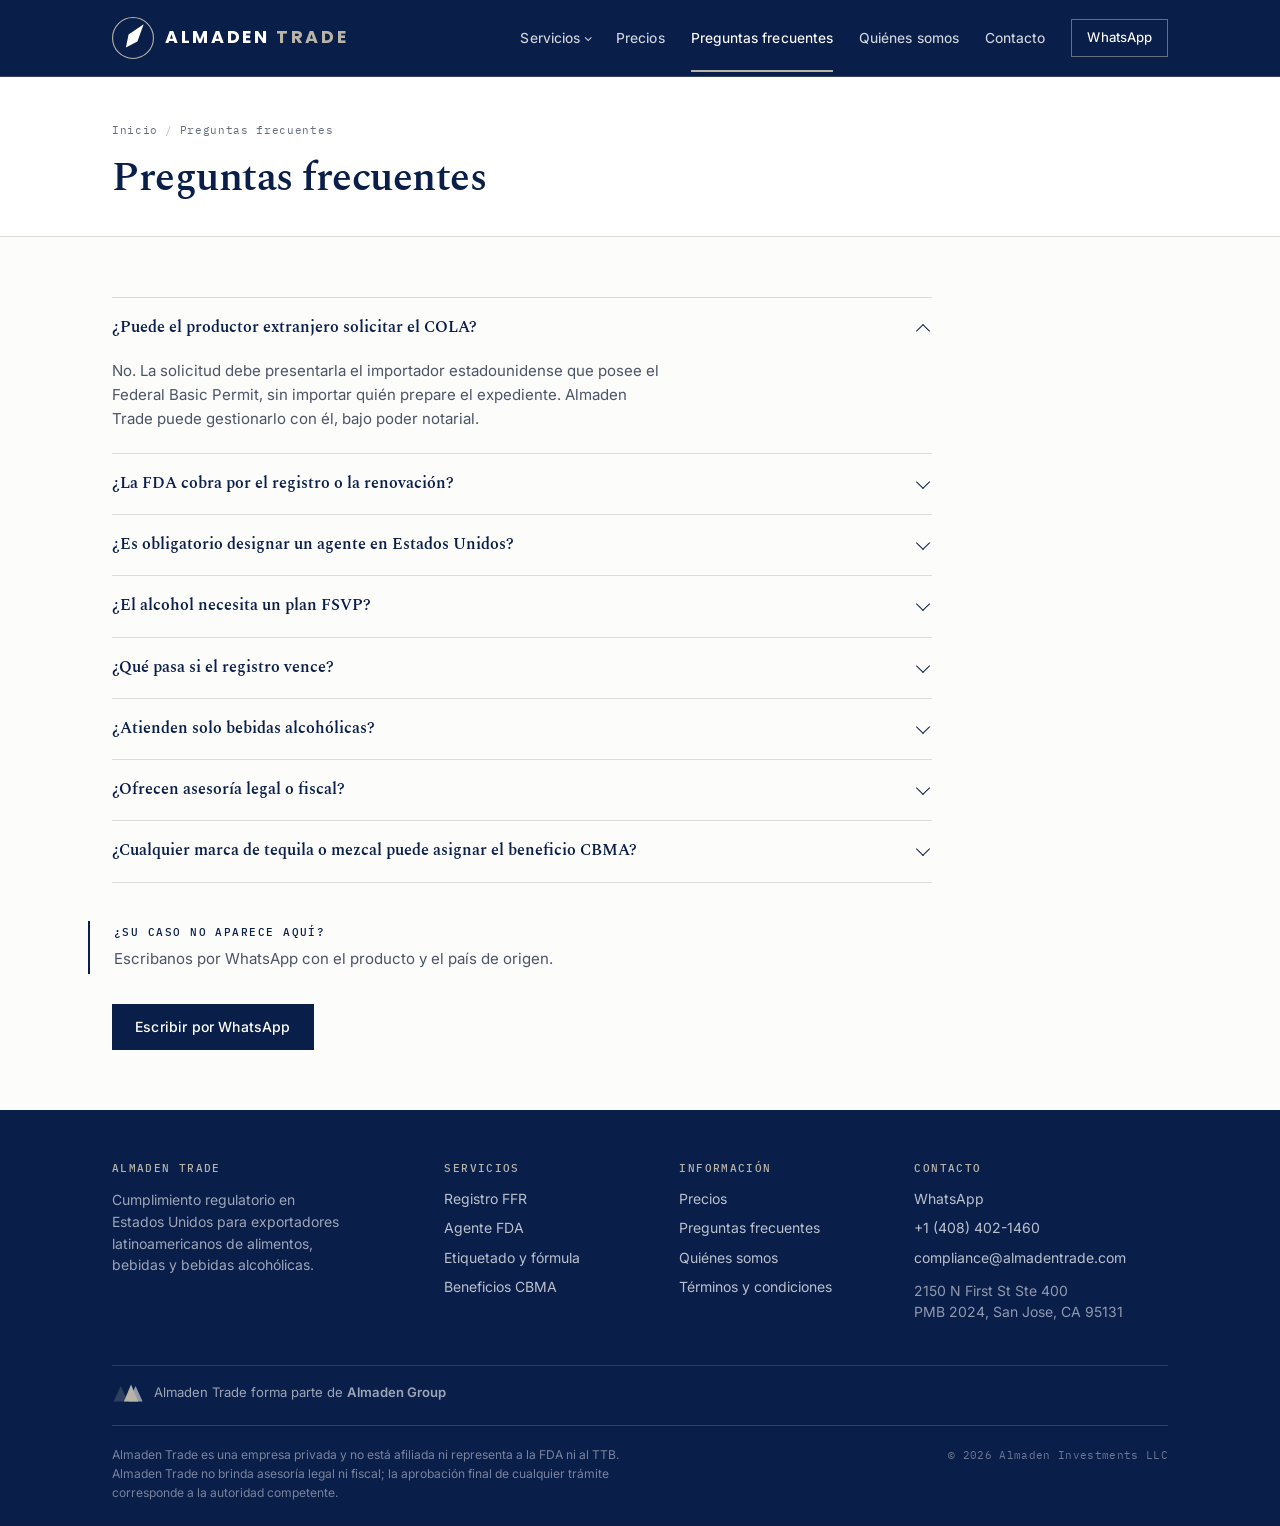
<file: preguntas/index.html>
<!DOCTYPE html>
<html lang="es">
<head>
<meta charset="UTF-8">
<meta name="viewport" content="width=device-width,initial-scale=1">
<title>Preguntas frecuentes — Almaden Trade</title>
<meta name="description" content="Respuestas sobre registro FDA, Agente FDA en EE. UU., COLA, fórmula y beneficios CBMA para exportadores de alimentos y bebidas alcohólicas.">
<link rel="preconnect" href="https://fonts.googleapis.com">
<link rel="preconnect" href="https://fonts.gstatic.com" crossorigin>
<link href="https://fonts.googleapis.com/css2?family=Spectral:wght@500;600&family=Inter:wght@400;450;500;550;600&family=Poppins:wght@600;700&family=IBM+Plex+Mono:wght@400;500&display=swap" rel="stylesheet">
<link rel="icon" href="/favicon.svg" type="image/svg+xml">
<link rel="stylesheet" href="/styles.css">
</head>
<body>
<header class="masthead">
  <div class="shell">
    <a class="wordmark" href="/" aria-label="Almaden Trade — inicio">
      <svg class="wm-mark" viewBox="0 0 100 100" aria-hidden="true">
<circle cx="50" cy="50" r="48.7" fill="none" stroke="#B8B4A8" stroke-width="2.6"/>
<path d="M75.4 17.5 L60.5 58.2 L33.1 72.8 L39.5 41.8 Z" fill="#ffffff"/>
</svg>
      <span class="wm-name"><b>Almaden</b>&nbsp;<i>Trade</i></span>
    </a>
    <button class="burger" aria-label="Menú" aria-expanded="false"><span></span><span></span><span></span></button>
    <nav class="nav">
      <div class="nav-group">
        <button aria-expanded="false">Servicios</button>
        <div class="menu">
          <a href="/registro-fda/"><strong>Iniciar registro — FDA</strong><span>Registro FFR</span></a>
          <a href="/agente-fda/"><strong>Mantener registro — FDA</strong><span>Agente FDA</span></a>
          <a href="/etiquetado-ttb/"><strong>Etiquetado y fórmula — TTB</strong><span>Revisión, COLA, fórmula</span></a>
          <a href="/cbma/"><strong>Beneficios fiscales — CBMA</strong><span>Registro y asignación</span></a>
        </div>
      </div>
      <a href="/precios/">Precios</a>
      <a href="/preguntas/" aria-current="page">Preguntas frecuentes</a>
      <a href="/quienes-somos/">Quiénes somos</a>
      <a href="/contacto/">Contacto</a>
      <a class="nav-wa" href="https://wa.me/14084021460" target="_blank" rel="noopener">WhatsApp</a>
    </nav>
  </div>
</header>
<section class="pagehead">
  <div class="shell">
    <p class="crumb"><a href="/">Inicio</a><span>/</span>Preguntas frecuentes</p>
    <h1>Preguntas frecuentes</h1>
  </div>
</section>
<section class="band">
  <div class="shell"><div class="narrow">
    <div class="qa">
      <details open>
        <summary>¿Puede el productor extranjero solicitar el COLA?</summary>
        <div class="ans"><p>No. La solicitud debe presentarla el importador estadounidense que posee el Federal Basic Permit, sin importar quién prepare el expediente. Almaden Trade puede gestionarlo con él, bajo poder notarial.</p></div>
      </details>
      <details>
        <summary>¿La FDA cobra por el registro o la renovación?</summary>
        <div class="ans"><p>No. Registrar y renovar una planta de alimentos no tiene tarifa gubernamental. Todo lo que aparece en la lista de precios son los honorarios profesionales por cada trámite.</p></div>
      </details>
      <details>
        <summary>¿Es obligatorio designar un agente en Estados Unidos?</summary>
        <div class="ans"><p>Sí. Sin un Agente FDA vigente, la FDA no procesa el registro ni la renovación de una planta extranjera. Es un requisito fundamental que sostiene todo lo demás.</p></div>
      </details>
      <details>
        <summary>¿El alcohol necesita un plan FSVP?</summary>
        <div class="ans"><p>No. Las bebidas alcohólicas están exentas de este requisito. Cuando el FSVP sí aplica, la obligación es del importador estadounidense, nunca del exportador.</p></div>
      </details>
      <details>
        <summary>¿Qué pasa si el registro vence?</summary>
        <div class="ans"><p>No hay prórroga. Un registro que no se renovó antes del 31 de diciembre del año par queda vencido, y para volver a embarcar hay que tramitar un registro nuevo desde cero.</p></div>
      </details>
      <details>
        <summary>¿Atienden solo bebidas alcohólicas?</summary>
        <div class="ans"><p>El alcohol es el segmento principal, pero el registro FFR y el servicio de agente funcionan igual para exportadores de alimentos procesados. El etiquetado TTB y el CBMA sí son exclusivos de bebidas alcohólicas.</p></div>
      </details>
      <details>
        <summary>¿Ofrecen asesoría legal o fiscal?</summary>
        <div class="ans"><p>No. Almaden Trade gestiona trámites administrativos ante la FDA y el TTB. La resolución de cada solicitud corresponde a la autoridad.</p></div>
      </details>
      <details>
        <summary>¿Cualquier marca de tequila o mezcal puede asignar el beneficio CBMA?</summary>
        <div class="ans"><p>No. Solo el productor puede hacerlo. Una empresa que compra alcohol a granel para mezclar, saborizar o embotellar no califica, aunque la marca le pertenezca.</p></div>
      </details>
    </div>
    <div class="note" style="margin-top:38px">
      <span class="label">¿Su caso no aparece aquí?</span>
      <p>Escribanos por WhatsApp con el producto y el país de origen.</p>
    </div>
    <div class="act" style="margin-top:22px">
      <a class="btn btn-solid" href="https://wa.me/14084021460" target="_blank" rel="noopener">Escribir por WhatsApp</a>
    </div>
  </div></div>
</section>
<footer class="foot">
  <div class="shell">
    <div class="foot-grid">
      <div>
        <h4>Almaden Trade</h4>
        <p class="foot-about">Cumplimiento regulatorio en Estados Unidos para exportadores latinoamericanos de alimentos, bebidas y bebidas alcohólicas.</p>
      </div>
      <div>
        <h4>Servicios</h4>
        <ul>
          <li><a href="/registro-fda/">Registro FFR</a></li>
          <li><a href="/agente-fda/">Agente FDA</a></li>
          <li><a href="/etiquetado-ttb/">Etiquetado y fórmula</a></li>
          <li><a href="/cbma/">Beneficios CBMA</a></li>
        </ul>
      </div>
      <div>
        <h4>Información</h4>
        <ul>
          <li><a href="/precios/">Precios</a></li>
          <li><a href="/preguntas/">Preguntas frecuentes</a></li>
          <li><a href="/quienes-somos/">Quiénes somos</a></li>
          <li><a href="https://terminos.almadentrade.com" target="_blank" rel="noopener">Términos y condiciones</a></li>
        </ul>
      </div>
      <div>
        <h4>Contacto</h4>
        <ul>
          <li><a href="https://wa.me/14084021460" target="_blank" rel="noopener">WhatsApp</a></li>
          <li><a href="tel:+14084021460">+1 (408) 402-1460</a></li>
          <li><a href="mailto:compliance@almadentrade.com">compliance@almadentrade.com</a></li>
          <li style="margin-top:12px;color:rgba(255,255,255,.55);line-height:1.5">2150 N First St Ste 400<br>PMB 2024, San Jose, CA 95131</li>
        </ul>
      </div>
    </div>
    <div class="foot-group">
      <a href="https://almadengroup.com" target="_blank" rel="noopener">
        <svg class="group-mark" viewBox="242 54 200 124" aria-hidden="true">
          <polygon points="296,72 340,168 252,168" fill="#B8B4A8" opacity="0.22"/>
          <polygon points="344,168 388,72 432,168" fill="#ffffff" opacity="0.55"/>
          <polygon points="316,168 360,64 404,168" fill="#B8B4A8"/>
        </svg>
        <span>Almaden Trade forma parte de <strong>Almaden Group</strong></span>
      </a>
    </div>
    <div class="foot-base">
      <p class="foot-legal">Almaden Trade es una empresa privada y no está afiliada ni representa a la FDA ni al TTB. Almaden Trade no brinda asesoría legal ni fiscal; la aprobación final de cualquier trámite corresponde a la autoridad competente.</p>
      <p class="foot-mark">© 2026 Almaden Investments LLC</p>
    </div>
  </div>
</footer>
<script src="/script.js"></script>
</body>
</html>
</file>
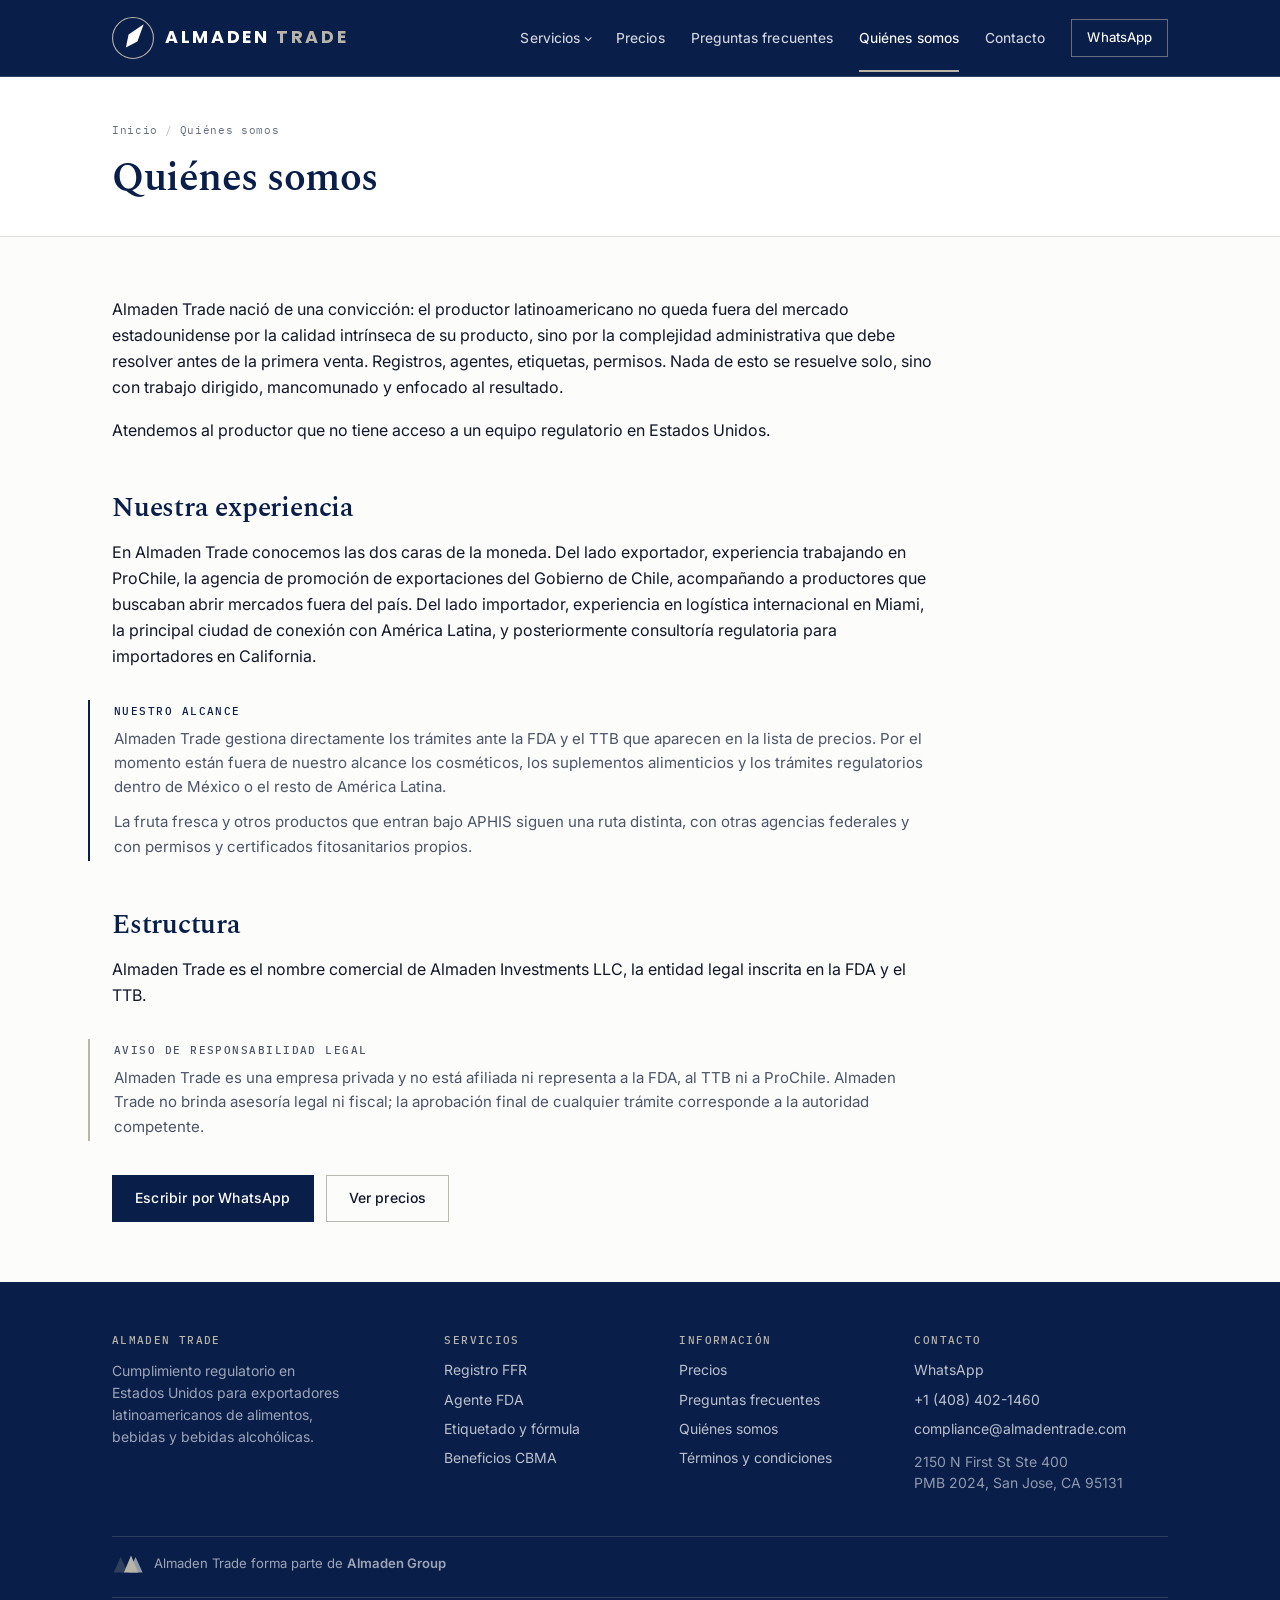
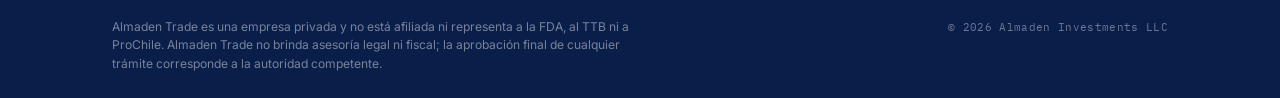
<file: quienes-somos/index.html>
<!DOCTYPE html>
<html lang="es">
<head>
<meta charset="UTF-8">
<meta name="viewport" content="width=device-width,initial-scale=1">
<title>Quiénes somos — Almaden Trade</title>
<meta name="description" content="Agencia de cumplimiento regulatorio con sede en San Jose, California, enfocada en FDA, TTB y CBMA para exportadores latinoamericanos.">
<link rel="preconnect" href="https://fonts.googleapis.com">
<link rel="preconnect" href="https://fonts.gstatic.com" crossorigin>
<link href="https://fonts.googleapis.com/css2?family=Spectral:wght@500;600&family=Inter:wght@400;450;500;550;600&family=Poppins:wght@600;700&family=IBM+Plex+Mono:wght@400;500&display=swap" rel="stylesheet">
<link rel="icon" href="/favicon.svg" type="image/svg+xml">
<link rel="stylesheet" href="/styles.css">
</head>
<body>
<header class="masthead">
  <div class="shell">
    <a class="wordmark" href="/" aria-label="Almaden Trade — inicio">
      <svg class="wm-mark" viewBox="0 0 100 100" aria-hidden="true">
<circle cx="50" cy="50" r="48.7" fill="none" stroke="#B8B4A8" stroke-width="2.6"/>
<path d="M75.4 17.5 L60.5 58.2 L33.1 72.8 L39.5 41.8 Z" fill="#ffffff"/>
</svg>
      <span class="wm-name"><b>Almaden</b>&nbsp;<i>Trade</i></span>
    </a>
    <button class="burger" aria-label="Menú" aria-expanded="false"><span></span><span></span><span></span></button>
    <nav class="nav">
      <div class="nav-group">
        <button aria-expanded="false">Servicios</button>
        <div class="menu">
          <a href="/registro-fda/"><strong>Iniciar registro — FDA</strong><span>Registro FFR</span></a>
          <a href="/agente-fda/"><strong>Mantener registro — FDA</strong><span>Agente FDA</span></a>
          <a href="/etiquetado-ttb/"><strong>Etiquetado y fórmula — TTB</strong><span>Revisión, COLA, fórmula</span></a>
          <a href="/cbma/"><strong>Beneficios fiscales — CBMA</strong><span>Registro y asignación</span></a>
        </div>
      </div>
      <a href="/precios/">Precios</a>
      <a href="/preguntas/">Preguntas frecuentes</a>
      <a href="/quienes-somos/" aria-current="page">Quiénes somos</a>
      <a href="/contacto/">Contacto</a>
      <a class="nav-wa" href="https://wa.me/14084021460" target="_blank" rel="noopener">WhatsApp</a>
    </nav>
  </div>
</header>
<section class="pagehead">
  <div class="shell">
    <p class="crumb"><a href="/">Inicio</a><span>/</span>Quiénes somos</p>
    <h1>Quiénes somos</h1>
  </div>
</section>
<section class="band">
  <div class="shell"><div class="narrow">
    <p>Almaden Trade nació de una convicción: el productor latinoamericano no queda fuera del mercado estadounidense por la calidad intrínseca de su producto, sino por la complejidad administrativa que debe resolver antes de la primera venta. Registros, agentes, etiquetas, permisos. Nada de esto se resuelve solo, sino con trabajo dirigido, mancomunado y enfocado al resultado.</p>
    <p>Atendemos al productor que no tiene acceso a un equipo regulatorio en Estados Unidos.</p>
    <h2 style="margin-top:48px;margin-bottom:.6em">Nuestra experiencia</h2>
    <p>En Almaden Trade conocemos las dos caras de la moneda. Del lado exportador, experiencia trabajando en ProChile, la agencia de promoción de exportaciones del Gobierno de Chile, acompañando a productores que buscaban abrir mercados fuera del país. Del lado importador, experiencia en logística internacional en Miami, la principal ciudad de conexión con América Latina, y posteriormente consultoría regulatoria para importadores en California.</p>
    <div class="note">
      <span class="label">Nuestro alcance</span>
      <p>Almaden Trade gestiona directamente los trámites ante la FDA y el TTB que aparecen en la lista de precios. Por el momento están fuera de nuestro alcance los cosméticos, los suplementos alimenticios y los trámites regulatorios dentro de México o el resto de América Latina.</p>
      <p>La fruta fresca y otros productos que entran bajo APHIS siguen una ruta distinta, con otras agencias federales y con permisos y certificados fitosanitarios propios.</p>
    </div>
    <h2 style="margin-top:48px;margin-bottom:.6em">Estructura</h2>
    <p>Almaden Trade es el nombre comercial de Almaden Investments LLC, la entidad legal inscrita en la FDA y el TTB.</p>
    <div class="note note-flag">
      <span class="label">Aviso de responsabilidad legal</span>
      <p>Almaden Trade es una empresa privada y no está afiliada ni representa a la FDA, al TTB ni a ProChile. Almaden Trade no brinda asesoría legal ni fiscal; la aprobación final de cualquier trámite corresponde a la autoridad competente.</p>
    </div>
    <div class="act">
      <a class="btn btn-solid" href="https://wa.me/14084021460" target="_blank" rel="noopener">Escribir por WhatsApp</a>
      <a class="btn btn-line" href="/precios/">Ver precios</a>
    </div>
  </div></div>
</section>
<footer class="foot">
  <div class="shell">
    <div class="foot-grid">
      <div>
        <h4>Almaden Trade</h4>
        <p class="foot-about">Cumplimiento regulatorio en Estados Unidos para exportadores latinoamericanos de alimentos, bebidas y bebidas alcohólicas.</p>
      </div>
      <div>
        <h4>Servicios</h4>
        <ul>
          <li><a href="/registro-fda/">Registro FFR</a></li>
          <li><a href="/agente-fda/">Agente FDA</a></li>
          <li><a href="/etiquetado-ttb/">Etiquetado y fórmula</a></li>
          <li><a href="/cbma/">Beneficios CBMA</a></li>
        </ul>
      </div>
      <div>
        <h4>Información</h4>
        <ul>
          <li><a href="/precios/">Precios</a></li>
          <li><a href="/preguntas/">Preguntas frecuentes</a></li>
          <li><a href="/quienes-somos/">Quiénes somos</a></li>
          <li><a href="https://terminos.almadentrade.com" target="_blank" rel="noopener">Términos y condiciones</a></li>
        </ul>
      </div>
      <div>
        <h4>Contacto</h4>
        <ul>
          <li><a href="https://wa.me/14084021460" target="_blank" rel="noopener">WhatsApp</a></li>
          <li><a href="tel:+14084021460">+1 (408) 402-1460</a></li>
          <li><a href="mailto:compliance@almadentrade.com">compliance@almadentrade.com</a></li>
          <li style="margin-top:12px;color:rgba(255,255,255,.55);line-height:1.5">2150 N First St Ste 400<br>PMB 2024, San Jose, CA 95131</li>
        </ul>
      </div>
    </div>
    <div class="foot-group">
      <a href="https://almadengroup.com" target="_blank" rel="noopener">
        <svg class="group-mark" viewBox="242 54 200 124" aria-hidden="true">
          <polygon points="296,72 340,168 252,168" fill="#B8B4A8" opacity="0.22"/>
          <polygon points="344,168 388,72 432,168" fill="#ffffff" opacity="0.55"/>
          <polygon points="316,168 360,64 404,168" fill="#B8B4A8"/>
        </svg>
        <span>Almaden Trade forma parte de <strong>Almaden Group</strong></span>
      </a>
    </div>
    <div class="foot-base">
      <p class="foot-legal">Almaden Trade es una empresa privada y no está afiliada ni representa a la FDA, al TTB ni a ProChile. Almaden Trade no brinda asesoría legal ni fiscal; la aprobación final de cualquier trámite corresponde a la autoridad competente.</p>
      <p class="foot-mark">© 2026 Almaden Investments LLC</p>
    </div>
  </div>
</footer>
<script src="/script.js"></script>
</body>
</html>
</file>
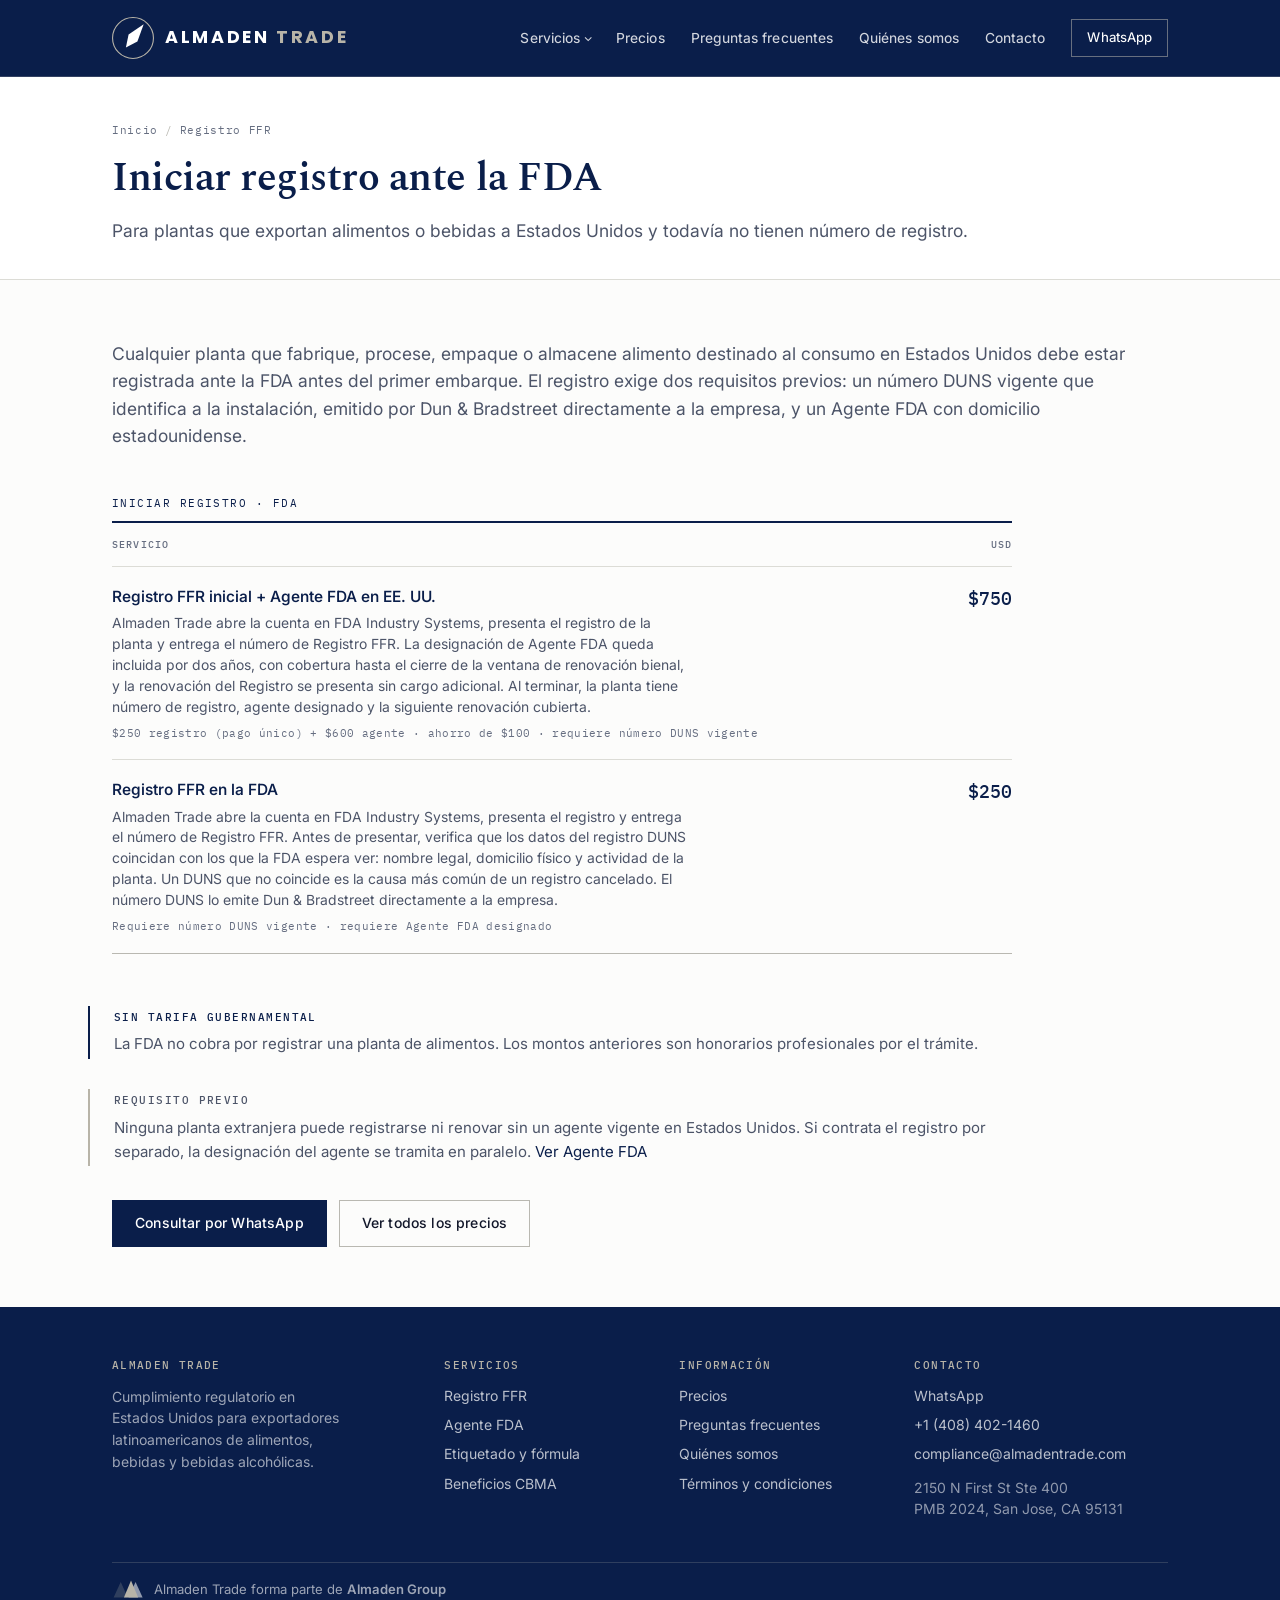
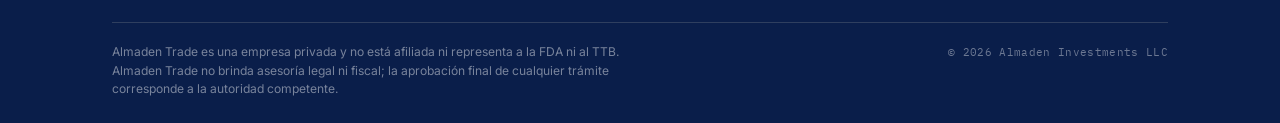
<file: registro-fda/index.html>
<!DOCTYPE html>
<html lang="es">
<head>
<meta charset="UTF-8">
<meta name="viewport" content="width=device-width,initial-scale=1">
<title>Registro FFR ante la FDA — Almaden Trade</title>
<meta name="description" content="Registro FFR inicial y designación de Agente en EE. UU. para plantas extranjeras que exportan alimentos o bebidas a Estados Unidos.">
<link rel="preconnect" href="https://fonts.googleapis.com">
<link rel="preconnect" href="https://fonts.gstatic.com" crossorigin>
<link href="https://fonts.googleapis.com/css2?family=Spectral:wght@500;600&family=Inter:wght@400;450;500;550;600&family=Poppins:wght@600;700&family=IBM+Plex+Mono:wght@400;500&display=swap" rel="stylesheet">
<link rel="icon" href="/favicon.svg" type="image/svg+xml">
<link rel="stylesheet" href="/styles.css">
</head>
<body>
<header class="masthead">
  <div class="shell">
    <a class="wordmark" href="/" aria-label="Almaden Trade — inicio">
      <svg class="wm-mark" viewBox="0 0 100 100" aria-hidden="true">
<circle cx="50" cy="50" r="48.7" fill="none" stroke="#B8B4A8" stroke-width="2.6"/>
<path d="M75.4 17.5 L60.5 58.2 L33.1 72.8 L39.5 41.8 Z" fill="#ffffff"/>
</svg>
      <span class="wm-name"><b>Almaden</b>&nbsp;<i>Trade</i></span>
    </a>
    <button class="burger" aria-label="Menú" aria-expanded="false"><span></span><span></span><span></span></button>
    <nav class="nav">
      <div class="nav-group">
        <button aria-expanded="false" aria-current="page">Servicios</button>
        <div class="menu">
          <a href="/registro-fda/"><strong>Iniciar registro — FDA</strong><span>Registro FFR</span></a>
          <a href="/agente-fda/"><strong>Mantener registro — FDA</strong><span>Agente FDA</span></a>
          <a href="/etiquetado-ttb/"><strong>Etiquetado y fórmula — TTB</strong><span>Revisión, COLA, fórmula</span></a>
          <a href="/cbma/"><strong>Beneficios fiscales — CBMA</strong><span>Registro y asignación</span></a>
        </div>
      </div>
      <a href="/precios/">Precios</a>
      <a href="/preguntas/">Preguntas frecuentes</a>
      <a href="/quienes-somos/">Quiénes somos</a>
      <a href="/contacto/">Contacto</a>
      <a class="nav-wa" href="https://wa.me/14084021460" target="_blank" rel="noopener">WhatsApp</a>
    </nav>
  </div>
</header>
<section class="pagehead">
  <div class="shell">
    <p class="crumb"><a href="/">Inicio</a><span>/</span>Registro FFR</p>
    <h1>Iniciar registro ante la FDA</h1>
    <p class="lede">Para plantas que exportan alimentos o bebidas a Estados Unidos y todavía no tienen número de registro.</p>
  </div>
</section>
<section class="band">
  <div class="shell">
    <p class="lede" style="margin-bottom:44px">Cualquier planta que fabrique, procese, empaque o almacene alimento destinado al consumo en Estados Unidos debe estar registrada ante la FDA antes del primer embarque. El registro exige dos requisitos previos: un número DUNS vigente que identifica a la instalación, emitido por Dun & Bradstreet directamente a la empresa, y un Agente FDA con domicilio estadounidense.</p>
    <div class="sched-group">
<table class="schedule">
  <caption>Iniciar registro · FDA</caption>
  <thead><tr><th>Servicio</th><th class="num">USD</th></tr></thead>
  <tbody>
      <tr>
        <td><span class="item">Registro FFR inicial + Agente FDA en EE. UU.</span><span class="desc">Almaden Trade abre la cuenta en FDA Industry Systems, presenta el registro de la planta y entrega el número de Registro FFR. La designación de Agente FDA queda incluida por dos años, con cobertura hasta el cierre de la ventana de renovación bienal, y la renovación del Registro se presenta sin cargo adicional. Al terminar, la planta tiene número de registro, agente designado y la siguiente renovación cubierta.</span><span class="cond">$250 registro (pago único) + $600 agente · ahorro de $100 · requiere número DUNS vigente</span></td>
        <td class="fig">$750</td>
      </tr>
      <tr>
        <td><span class="item">Registro FFR en la FDA</span><span class="desc">Almaden Trade abre la cuenta en FDA Industry Systems, presenta el registro y entrega el número de Registro FFR. Antes de presentar, verifica que los datos del registro DUNS coincidan con los que la FDA espera ver: nombre legal, domicilio físico y actividad de la planta. Un DUNS que no coincide es la causa más común de un registro cancelado. El número DUNS lo emite Dun & Bradstreet directamente a la empresa.</span><span class="cond">Requiere número DUNS vigente · requiere Agente FDA designado</span></td>
        <td class="fig">$250</td>
      </tr>
  </tbody>
</table>
</div>
    <div class="note">
      <span class="label">Sin tarifa gubernamental</span>
      <p>La FDA no cobra por registrar una planta de alimentos. Los montos anteriores son honorarios profesionales por el trámite.</p>
    </div>
    <div class="note note-flag">
      <span class="label">Requisito previo</span>
      <p>Ninguna planta extranjera puede registrarse ni renovar sin un agente vigente en Estados Unidos. Si contrata el registro por separado, la designación del agente se tramita en paralelo. <a href="/agente-fda/">Ver Agente FDA</a></p>
    </div>
    <div class="act">
      <a class="btn btn-solid" href="https://wa.me/14084021460" target="_blank" rel="noopener">Consultar por WhatsApp</a>
      <a class="btn btn-line" href="/precios/">Ver todos los precios</a>
    </div>
  </div>
</section>
<footer class="foot">
  <div class="shell">
    <div class="foot-grid">
      <div>
        <h4>Almaden Trade</h4>
        <p class="foot-about">Cumplimiento regulatorio en Estados Unidos para exportadores latinoamericanos de alimentos, bebidas y bebidas alcohólicas.</p>
      </div>
      <div>
        <h4>Servicios</h4>
        <ul>
          <li><a href="/registro-fda/">Registro FFR</a></li>
          <li><a href="/agente-fda/">Agente FDA</a></li>
          <li><a href="/etiquetado-ttb/">Etiquetado y fórmula</a></li>
          <li><a href="/cbma/">Beneficios CBMA</a></li>
        </ul>
      </div>
      <div>
        <h4>Información</h4>
        <ul>
          <li><a href="/precios/">Precios</a></li>
          <li><a href="/preguntas/">Preguntas frecuentes</a></li>
          <li><a href="/quienes-somos/">Quiénes somos</a></li>
          <li><a href="https://terminos.almadentrade.com" target="_blank" rel="noopener">Términos y condiciones</a></li>
        </ul>
      </div>
      <div>
        <h4>Contacto</h4>
        <ul>
          <li><a href="https://wa.me/14084021460" target="_blank" rel="noopener">WhatsApp</a></li>
          <li><a href="tel:+14084021460">+1 (408) 402-1460</a></li>
          <li><a href="mailto:compliance@almadentrade.com">compliance@almadentrade.com</a></li>
          <li style="margin-top:12px;color:rgba(255,255,255,.55);line-height:1.5">2150 N First St Ste 400<br>PMB 2024, San Jose, CA 95131</li>
        </ul>
      </div>
    </div>
    <div class="foot-group">
      <a href="https://almadengroup.com" target="_blank" rel="noopener">
        <svg class="group-mark" viewBox="242 54 200 124" aria-hidden="true">
          <polygon points="296,72 340,168 252,168" fill="#B8B4A8" opacity="0.22"/>
          <polygon points="344,168 388,72 432,168" fill="#ffffff" opacity="0.55"/>
          <polygon points="316,168 360,64 404,168" fill="#B8B4A8"/>
        </svg>
        <span>Almaden Trade forma parte de <strong>Almaden Group</strong></span>
      </a>
    </div>
    <div class="foot-base">
      <p class="foot-legal">Almaden Trade es una empresa privada y no está afiliada ni representa a la FDA ni al TTB. Almaden Trade no brinda asesoría legal ni fiscal; la aprobación final de cualquier trámite corresponde a la autoridad competente.</p>
      <p class="foot-mark">© 2026 Almaden Investments LLC</p>
    </div>
  </div>
</footer>
<script src="/script.js"></script>
</body>
</html>
</file>
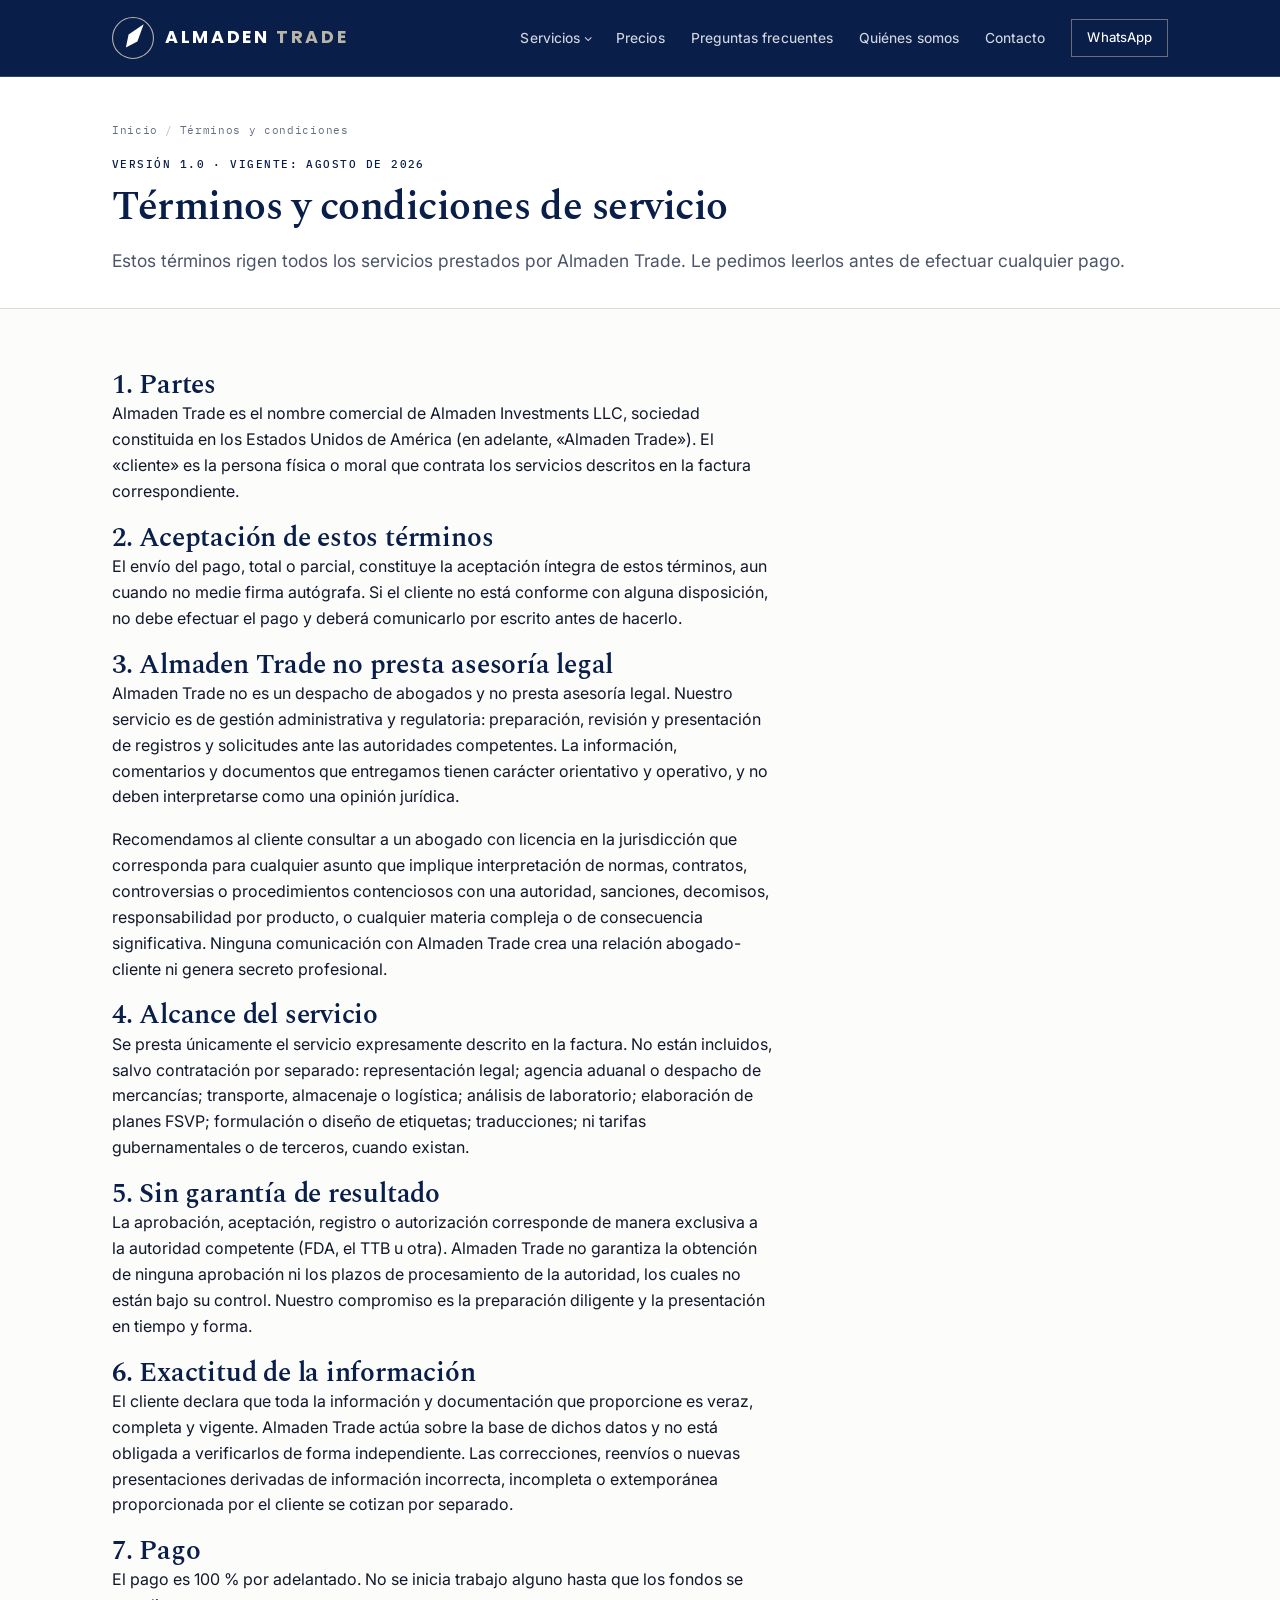
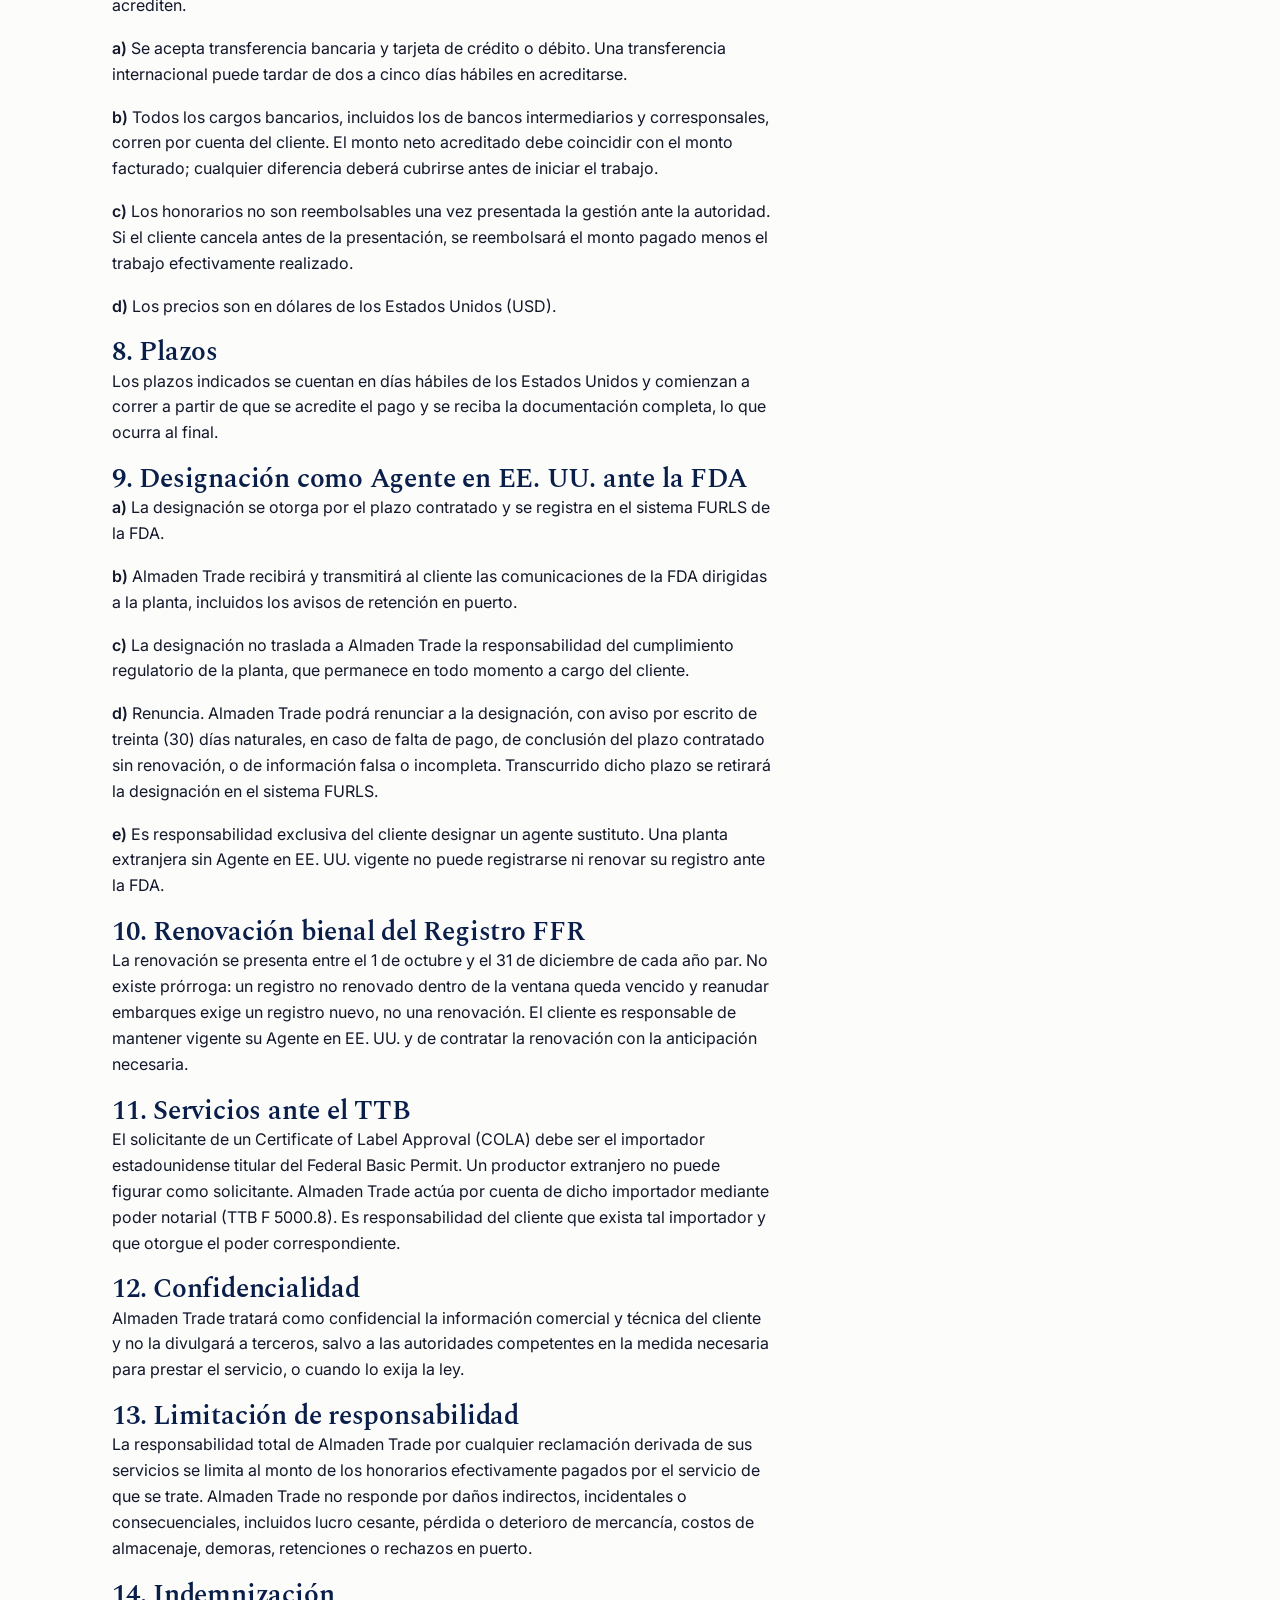
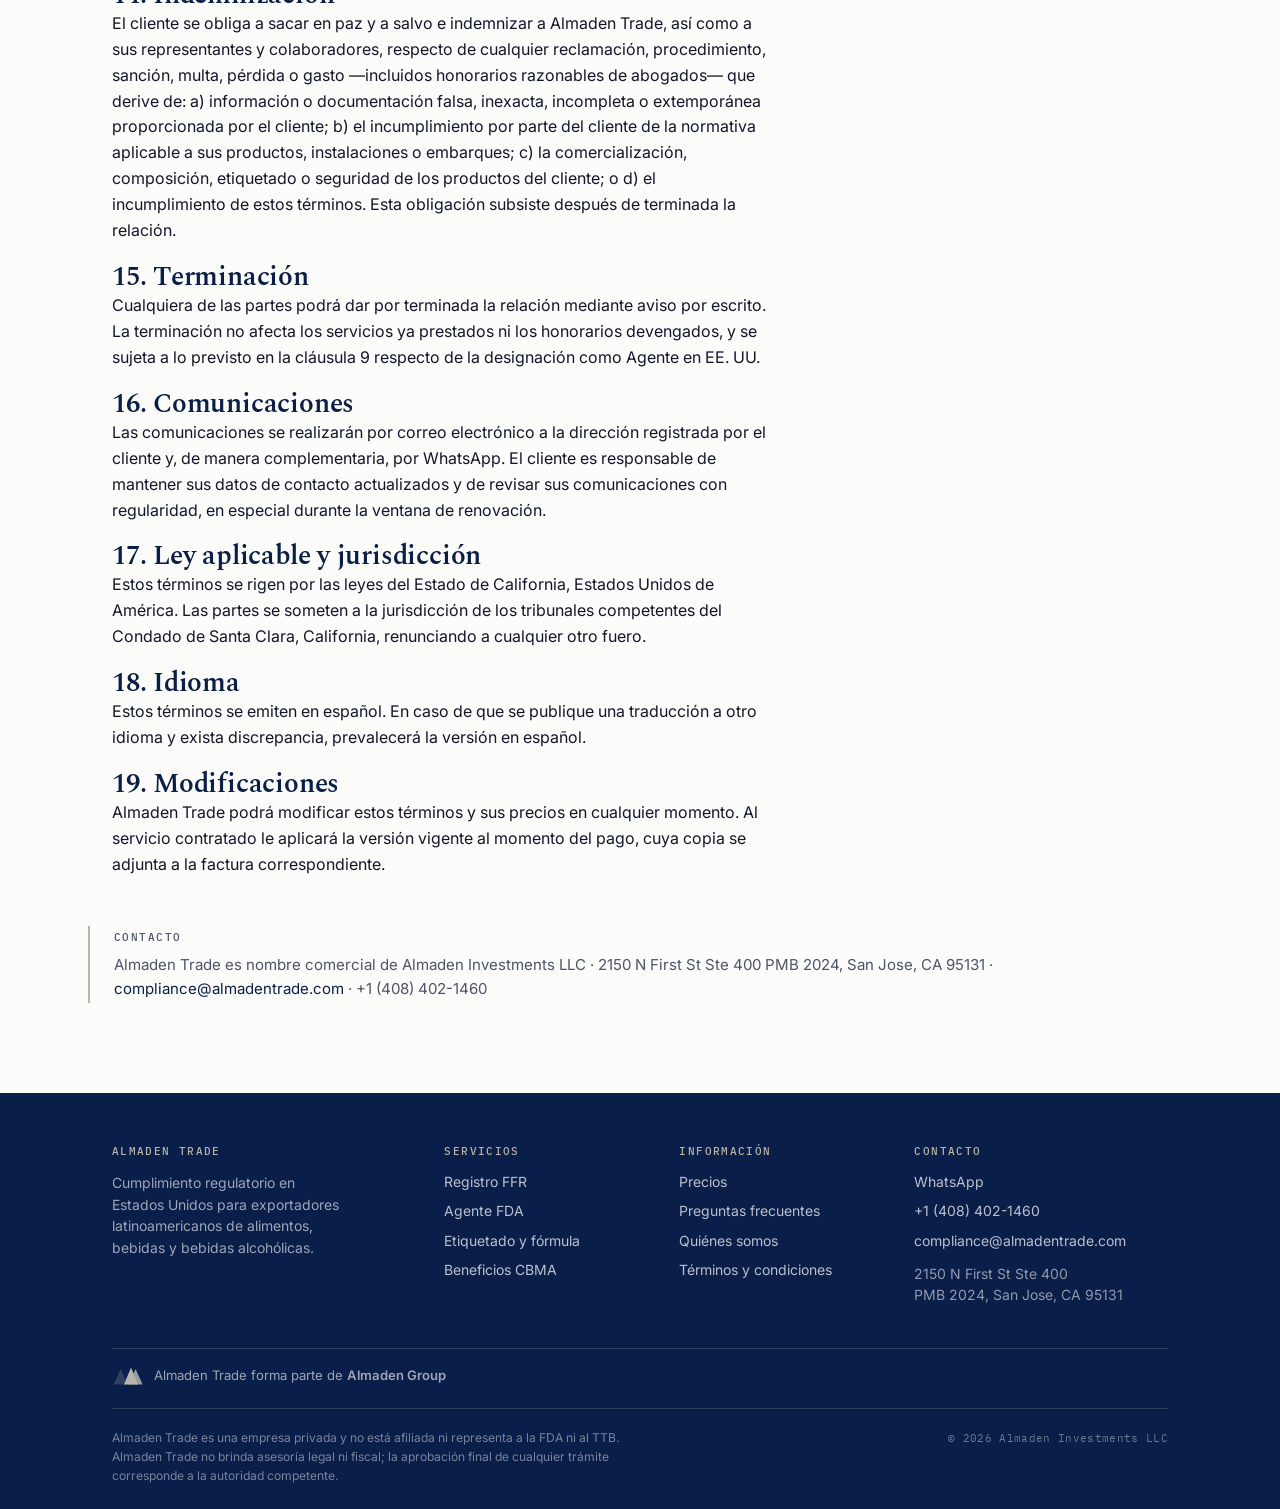
<file: terminos/index.html>
<!DOCTYPE html>
<html lang="es">
<head>
<meta charset="UTF-8">
<meta name="viewport" content="width=device-width,initial-scale=1">
<title>Términos y condiciones — Almaden Trade</title>
<meta name="description" content="Términos y condiciones de servicio de Almaden Trade. Vigente agosto de 2026, versión 1.0.">
<link rel="preconnect" href="https://fonts.googleapis.com">
<link rel="preconnect" href="https://fonts.gstatic.com" crossorigin>
<link href="https://fonts.googleapis.com/css2?family=Spectral:wght@500;600&family=Inter:wght@400;450;500;550;600&family=Poppins:wght@600;700&family=IBM+Plex+Mono:wght@400;500&display=swap" rel="stylesheet">
<link rel="icon" href="/favicon.svg" type="image/svg+xml">
<link rel="stylesheet" href="/styles.css">
</head>
<body>
<header class="masthead">
  <div class="shell">
    <a class="wordmark" href="https://almadentrade.com/" aria-label="Almaden Trade — inicio">
      <svg class="wm-mark" viewBox="0 0 100 100" aria-hidden="true">
<circle cx="50" cy="50" r="48.7" fill="none" stroke="#B8B4A8" stroke-width="2.6"/>
<path d="M75.4 17.5 L60.5 58.2 L33.1 72.8 L39.5 41.8 Z" fill="#ffffff"/>
</svg>
      <span class="wm-name"><b>Almaden</b>&nbsp;<i>Trade</i></span>
    </a>
    <button class="burger" aria-label="Menú" aria-expanded="false"><span></span><span></span><span></span></button>
    <nav class="nav">
      <div class="nav-group">
        <button aria-expanded="false">Servicios</button>
        <div class="menu">
          <a href="https://almadentrade.com/registro-fda/"><strong>Iniciar registro — FDA</strong><span>Registro FFR</span></a>
          <a href="https://almadentrade.com/agente-fda/"><strong>Mantener registro — FDA</strong><span>Agente FDA</span></a>
          <a href="https://almadentrade.com/etiquetado-ttb/"><strong>Etiquetado y fórmula — TTB</strong><span>Revisión, COLA, fórmula</span></a>
          <a href="https://almadentrade.com/cbma/"><strong>Beneficios fiscales — CBMA</strong><span>Registro y asignación</span></a>
        </div>
      </div>
      <a href="https://almadentrade.com/precios/">Precios</a>
      <a href="https://almadentrade.com/preguntas/">Preguntas frecuentes</a>
      <a href="https://almadentrade.com/quienes-somos/">Quiénes somos</a>
      <a href="https://almadentrade.com/contacto/">Contacto</a>
      <a class="nav-wa" href="https://wa.me/14084021460" target="_blank" rel="noopener">WhatsApp</a>
    </nav>
  </div>
</header>
<section class="pagehead">
  <div class="shell">
    <p class="crumb"><a href="https://almadentrade.com/">Inicio</a><span>/</span>Términos y condiciones</p>
    <span class="label">Versión 1.0 · Vigente: agosto de 2026</span>
    <h1>Términos y condiciones de servicio</h1>
    <p class="lede">Estos términos rigen todos los servicios prestados por Almaden Trade. Le pedimos leerlos antes de efectuar cualquier pago.</p>
  </div>
</section>
<section class="band">
  <div class="shell">
    <div class="measure">

      <h2>1. Partes</h2>
      <p>Almaden Trade es el nombre comercial de Almaden Investments LLC, sociedad constituida en los Estados Unidos de América (en adelante, «Almaden Trade»). El «cliente» es la persona física o moral que contrata los servicios descritos en la factura correspondiente.</p>

      <h2>2. Aceptación de estos términos</h2>
      <p>El envío del pago, total o parcial, constituye la aceptación íntegra de estos términos, aun cuando no medie firma autógrafa. Si el cliente no está conforme con alguna disposición, no debe efectuar el pago y deberá comunicarlo por escrito antes de hacerlo.</p>

      <h2>3. Almaden Trade no presta asesoría legal</h2>
      <p>Almaden Trade no es un despacho de abogados y no presta asesoría legal. Nuestro servicio es de gestión administrativa y regulatoria: preparación, revisión y presentación de registros y solicitudes ante las autoridades competentes. La información, comentarios y documentos que entregamos tienen carácter orientativo y operativo, y no deben interpretarse como una opinión jurídica.</p>
      <p>Recomendamos al cliente consultar a un abogado con licencia en la jurisdicción que corresponda para cualquier asunto que implique interpretación de normas, contratos, controversias o procedimientos contenciosos con una autoridad, sanciones, decomisos, responsabilidad por producto, o cualquier materia compleja o de consecuencia significativa. Ninguna comunicación con Almaden Trade crea una relación abogado-cliente ni genera secreto profesional.</p>

      <h2>4. Alcance del servicio</h2>
      <p>Se presta únicamente el servicio expresamente descrito en la factura. No están incluidos, salvo contratación por separado: representación legal; agencia aduanal o despacho de mercancías; transporte, almacenaje o logística; análisis de laboratorio; elaboración de planes FSVP; formulación o diseño de etiquetas; traducciones; ni tarifas gubernamentales o de terceros, cuando existan.</p>

      <h2>5. Sin garantía de resultado</h2>
      <p>La aprobación, aceptación, registro o autorización corresponde de manera exclusiva a la autoridad competente (FDA, el TTB u otra). Almaden Trade no garantiza la obtención de ninguna aprobación ni los plazos de procesamiento de la autoridad, los cuales no están bajo su control. Nuestro compromiso es la preparación diligente y la presentación en tiempo y forma.</p>

      <h2>6. Exactitud de la información</h2>
      <p>El cliente declara que toda la información y documentación que proporcione es veraz, completa y vigente. Almaden Trade actúa sobre la base de dichos datos y no está obligada a verificarlos de forma independiente. Las correcciones, reenvíos o nuevas presentaciones derivadas de información incorrecta, incompleta o extemporánea proporcionada por el cliente se cotizan por separado.</p>

      <h2>7. Pago</h2>
      <p>El pago es 100&nbsp;% por adelantado. No se inicia trabajo alguno hasta que los fondos se acrediten.</p>
      <p><strong>a)</strong> Se acepta transferencia bancaria y tarjeta de crédito o débito. Una transferencia internacional puede tardar de dos a cinco días hábiles en acreditarse.</p>
      <p><strong>b)</strong> Todos los cargos bancarios, incluidos los de bancos intermediarios y corresponsales, corren por cuenta del cliente. El monto neto acreditado debe coincidir con el monto facturado; cualquier diferencia deberá cubrirse antes de iniciar el trabajo.</p>
      <p><strong>c)</strong> Los honorarios no son reembolsables una vez presentada la gestión ante la autoridad. Si el cliente cancela antes de la presentación, se reembolsará el monto pagado menos el trabajo efectivamente realizado.</p>
      <p><strong>d)</strong> Los precios son en dólares de los Estados Unidos (USD).</p>

      <h2>8. Plazos</h2>
      <p>Los plazos indicados se cuentan en días hábiles de los Estados Unidos y comienzan a correr a partir de que se acredite el pago y se reciba la documentación completa, lo que ocurra al final.</p>

      <h2>9. Designación como Agente en EE. UU. ante la FDA</h2>
      <p><strong>a)</strong> La designación se otorga por el plazo contratado y se registra en el sistema FURLS de la FDA.</p>
      <p><strong>b)</strong> Almaden Trade recibirá y transmitirá al cliente las comunicaciones de la FDA dirigidas a la planta, incluidos los avisos de retención en puerto.</p>
      <p><strong>c)</strong> La designación no traslada a Almaden Trade la responsabilidad del cumplimiento regulatorio de la planta, que permanece en todo momento a cargo del cliente.</p>
      <p><strong>d)</strong> Renuncia. Almaden Trade podrá renunciar a la designación, con aviso por escrito de treinta (30) días naturales, en caso de falta de pago, de conclusión del plazo contratado sin renovación, o de información falsa o incompleta. Transcurrido dicho plazo se retirará la designación en el sistema FURLS.</p>
      <p><strong>e)</strong> Es responsabilidad exclusiva del cliente designar un agente sustituto. Una planta extranjera sin Agente en EE. UU. vigente no puede registrarse ni renovar su registro ante la FDA.</p>

      <h2>10. Renovación bienal del Registro FFR</h2>
      <p>La renovación se presenta entre el 1 de octubre y el 31 de diciembre de cada año par. No existe prórroga: un registro no renovado dentro de la ventana queda vencido y reanudar embarques exige un registro nuevo, no una renovación. El cliente es responsable de mantener vigente su Agente en EE. UU. y de contratar la renovación con la anticipación necesaria.</p>

      <h2>11. Servicios ante el TTB</h2>
      <p>El solicitante de un Certificate of Label Approval (COLA) debe ser el importador estadounidense titular del Federal Basic Permit. Un productor extranjero no puede figurar como solicitante. Almaden Trade actúa por cuenta de dicho importador mediante poder notarial (TTB F 5000.8). Es responsabilidad del cliente que exista tal importador y que otorgue el poder correspondiente.</p>

      <h2>12. Confidencialidad</h2>
      <p>Almaden Trade tratará como confidencial la información comercial y técnica del cliente y no la divulgará a terceros, salvo a las autoridades competentes en la medida necesaria para prestar el servicio, o cuando lo exija la ley.</p>

      <h2>13. Limitación de responsabilidad</h2>
      <p>La responsabilidad total de Almaden Trade por cualquier reclamación derivada de sus servicios se limita al monto de los honorarios efectivamente pagados por el servicio de que se trate. Almaden Trade no responde por daños indirectos, incidentales o consecuenciales, incluidos lucro cesante, pérdida o deterioro de mercancía, costos de almacenaje, demoras, retenciones o rechazos en puerto.</p>

      <h2>14. Indemnización</h2>
      <p>El cliente se obliga a sacar en paz y a salvo e indemnizar a Almaden Trade, así como a sus representantes y colaboradores, respecto de cualquier reclamación, procedimiento, sanción, multa, pérdida o gasto —incluidos honorarios razonables de abogados— que derive de: a) información o documentación falsa, inexacta, incompleta o extemporánea proporcionada por el cliente; b) el incumplimiento por parte del cliente de la normativa aplicable a sus productos, instalaciones o embarques; c) la comercialización, composición, etiquetado o seguridad de los productos del cliente; o d) el incumplimiento de estos términos. Esta obligación subsiste después de terminada la relación.</p>

      <h2>15. Terminación</h2>
      <p>Cualquiera de las partes podrá dar por terminada la relación mediante aviso por escrito. La terminación no afecta los servicios ya prestados ni los honorarios devengados, y se sujeta a lo previsto en la cláusula 9 respecto de la designación como Agente en EE. UU.</p>

      <h2>16. Comunicaciones</h2>
      <p>Las comunicaciones se realizarán por correo electrónico a la dirección registrada por el cliente y, de manera complementaria, por WhatsApp. El cliente es responsable de mantener sus datos de contacto actualizados y de revisar sus comunicaciones con regularidad, en especial durante la ventana de renovación.</p>

      <h2>17. Ley aplicable y jurisdicción</h2>
      <p>Estos términos se rigen por las leyes del Estado de California, Estados Unidos de América. Las partes se someten a la jurisdicción de los tribunales competentes del Condado de Santa Clara, California, renunciando a cualquier otro fuero.</p>

      <h2>18. Idioma</h2>
      <p>Estos términos se emiten en español. En caso de que se publique una traducción a otro idioma y exista discrepancia, prevalecerá la versión en español.</p>

      <h2>19. Modificaciones</h2>
      <p>Almaden Trade podrá modificar estos términos y sus precios en cualquier momento. Al servicio contratado le aplicará la versión vigente al momento del pago, cuya copia se adjunta a la factura correspondiente.</p>

    </div>

    <div class="note note-flag" style="margin-top:48px">
      <span class="label">Contacto</span>
      <p>Almaden Trade es nombre comercial de Almaden Investments LLC · 2150 N First St Ste 400 PMB 2024, San Jose, CA 95131 · <a href="mailto:compliance@almadentrade.com">compliance@almadentrade.com</a> · +1 (408) 402-1460</p>
    </div>

  </div>
</section>
<footer class="foot">
  <div class="shell">
    <div class="foot-grid">
      <div>
        <h4>Almaden Trade</h4>
        <p class="foot-about">Cumplimiento regulatorio en Estados Unidos para exportadores latinoamericanos de alimentos, bebidas y bebidas alcohólicas.</p>
      </div>
      <div>
        <h4>Servicios</h4>
        <ul>
          <li><a href="https://almadentrade.com/registro-fda/">Registro FFR</a></li>
          <li><a href="https://almadentrade.com/agente-fda/">Agente FDA</a></li>
          <li><a href="https://almadentrade.com/etiquetado-ttb/">Etiquetado y fórmula</a></li>
          <li><a href="https://almadentrade.com/cbma/">Beneficios CBMA</a></li>
        </ul>
      </div>
      <div>
        <h4>Información</h4>
        <ul>
          <li><a href="https://almadentrade.com/precios/">Precios</a></li>
          <li><a href="https://almadentrade.com/preguntas/">Preguntas frecuentes</a></li>
          <li><a href="https://almadentrade.com/quienes-somos/">Quiénes somos</a></li>
          <li><a href="https://terminos.almadentrade.com" aria-current="page">Términos y condiciones</a></li>
        </ul>
      </div>
      <div>
        <h4>Contacto</h4>
        <ul>
          <li><a href="https://wa.me/14084021460" target="_blank" rel="noopener">WhatsApp</a></li>
          <li><a href="tel:+14084021460">+1 (408) 402-1460</a></li>
          <li><a href="mailto:compliance@almadentrade.com">compliance@almadentrade.com</a></li>
          <li style="margin-top:12px;color:rgba(255,255,255,.55);line-height:1.5">2150 N First St Ste 400<br>PMB 2024, San Jose, CA 95131</li>
        </ul>
      </div>
    </div>
    <div class="foot-group">
      <a href="https://almadengroup.com" target="_blank" rel="noopener">
        <svg class="group-mark" viewBox="242 54 200 124" aria-hidden="true">
          <polygon points="296,72 340,168 252,168" fill="#B8B4A8" opacity="0.22"/>
          <polygon points="344,168 388,72 432,168" fill="#ffffff" opacity="0.55"/>
          <polygon points="316,168 360,64 404,168" fill="#B8B4A8"/>
        </svg>
        <span>Almaden Trade forma parte de <strong>Almaden Group</strong></span>
      </a>
    </div>
    <div class="foot-base">
      <p class="foot-legal">Almaden Trade es una empresa privada y no está afiliada ni representa a la FDA ni al TTB. Almaden Trade no brinda asesoría legal ni fiscal; la aprobación final de cualquier trámite corresponde a la autoridad competente.</p>
      <p class="foot-mark">© 2026 Almaden Investments LLC</p>
    </div>
  </div>
</footer>
</body>
</html>
</file>
<file: styles.css>
:root{
  --cobalt:#0A1E4A;
  --cobalt-deep:#0A1E4A;
  --cobalt-tint:#EDF0F7;
  --quicksilver:#B8B4A8;
  --quicksilver-pale:#E5E3DD;
  --paper:#FCFCFB;
  --ink:#12172A;
  --ink-mid:#4C5468;
  --ink-soft:#666E81;
  --rule:#DCDCD6;
  --rule-strong:#B9B8B1;
  --serif:'Spectral',Georgia,serif;
  --sans:'Inter',-apple-system,BlinkMacSystemFont,'Segoe UI',sans-serif;
  --mono:'IBM Plex Mono',ui-monospace,monospace;
  --shell:1120px;
  --measure:66ch;
}
*{box-sizing:border-box}
html{-webkit-text-size-adjust:100%}
body{margin:0;background:var(--paper);color:var(--ink);font-family:var(--sans);font-size:16px;line-height:1.62;font-feature-settings:"kern" 1;-webkit-font-smoothing:antialiased;-moz-osx-font-smoothing:grayscale}
h1,h2,h3,h4{font-family:var(--serif);font-weight:600;color:var(--cobalt-deep);line-height:1.2;margin:0}
h1{font-size:clamp(1.9rem,3.1vw,2.55rem);letter-spacing:-.012em}
h2{font-size:clamp(1.35rem,2.1vw,1.7rem);letter-spacing:-.008em}
h3{font-size:1.06rem;font-weight:600;letter-spacing:-.003em}
p{margin:0 0 1.05em}
a{color:var(--cobalt);text-decoration:none}
a:hover{text-decoration:underline;text-underline-offset:3px}
strong{font-weight:600}
.shell{max-width:var(--shell);margin:0 auto;padding:0 32px}
.measure{max-width:var(--measure)}
@media (max-width:640px){.shell{padding:0 20px}}
.label{font-family:var(--mono);font-size:.7rem;font-weight:500;letter-spacing:.13em;text-transform:uppercase;color:var(--ink-soft);display:block;margin:0 0 .85em}
.label-rule{padding-bottom:.7em;border-bottom:1px solid var(--rule);margin-bottom:1.6em}
.lede{font-size:1.09rem;line-height:1.58;color:var(--ink-mid);max-width:95ch}
:focus-visible{outline:2px solid var(--cobalt);outline-offset:3px}
@media (prefers-reduced-motion:reduce){*{animation:none!important;transition:none!important}}

.masthead{background:var(--cobalt-deep);border-bottom:1px solid rgba(196,192,180,.22)}
.masthead .shell{display:flex;align-items:center;justify-content:space-between;height:76px}
.wordmark{display:flex;align-items:center;gap:11px;color:#fff;line-height:1}
.wordmark:hover{text-decoration:none}
.wm-mark{width:42px;height:42px;flex-shrink:0;display:block}
.wm-name{font-family:'Poppins',var(--sans);font-weight:700;font-size:1.1rem;letter-spacing:.15em;text-transform:uppercase;white-space:nowrap}
.wm-name b{font-weight:700;color:#fff}
.wm-name i{font-style:normal;font-weight:700;color:var(--quicksilver)}
@media (max-width:480px){.wm-mark{width:34px;height:34px}.wm-name{font-size:.92rem;letter-spacing:.11em}.wordmark{gap:8px}}

.nav{display:flex;align-items:center;gap:26px}
.nav > a,.nav-group > button{font-family:var(--sans);font-size:.865rem;font-weight:450;color:rgba(255,255,255,.82);background:none;border:0;padding:0;cursor:pointer;letter-spacing:.005em;display:inline-flex;align-items:center;gap:5px}
.nav > a:hover,.nav-group > button:hover,.nav > a[aria-current]{color:#fff;text-decoration:none}
.nav > a[aria-current]{position:relative}
.nav > a[aria-current]::after{content:'';position:absolute;left:0;right:0;bottom:-23px;height:2px;background:var(--quicksilver)}
.nav-group{position:relative}
.nav-group > button::after{content:'';width:4px;height:4px;border-right:1.2px solid currentColor;border-bottom:1.2px solid currentColor;transform:rotate(45deg) translateY(-1px)}
.menu{position:absolute;top:calc(100% + 21px);left:-14px;min-width:262px;background:#fff;border:1px solid var(--rule);padding:5px;z-index:60;box-shadow:0 10px 34px rgba(10,30,74,.14);opacity:0;visibility:hidden;transform:translateY(-4px);transition:opacity .13s,transform .13s,visibility .13s}
.nav-group:hover .menu,.nav-group:focus-within .menu{opacity:1;visibility:visible;transform:none}
.menu a{display:block;padding:9px 13px;color:var(--ink)}
.menu a:hover{background:var(--cobalt-tint);text-decoration:none}
.menu strong{display:block;font-size:.885rem;font-weight:550;color:var(--cobalt-deep)}
.menu span{display:block;font-family:var(--mono);font-size:.68rem;color:var(--ink-soft);letter-spacing:.04em;margin-top:1px}
.nav-wa{border:1px solid rgba(196,192,180,.5)!important;padding:7px 15px!important;color:#fff!important;font-size:.83rem!important;letter-spacing:.02em}
.nav-wa:hover{background:rgba(255,255,255,.09);text-decoration:none!important}
.burger{display:none;background:none;border:0;cursor:pointer;padding:6px;width:34px}
.burger span{display:block;height:1.5px;background:#fff;margin:5px 0}
@media (max-width:940px){
  .burger{display:block}
  .nav{position:fixed;inset:76px 0 0 auto;width:min(320px,84vw);background:var(--cobalt-deep);flex-direction:column;align-items:stretch;gap:0;padding:14px 22px 28px;transform:translateX(101%);transition:transform .22s ease;overflow-y:auto;border-left:1px solid rgba(196,192,180,.2)}
  .nav.open{transform:none}
  .nav > a,.nav-group > button{padding:13px 0;border-bottom:1px solid rgba(196,192,180,.16);width:100%;text-align:left;font-size:.95rem}
  .nav > a[aria-current]::after{display:none}
  .nav-group{width:100%}
  .menu{position:static;opacity:1;visibility:visible;transform:none;box-shadow:none;border:0;background:transparent;padding:0 0 6px 12px;display:none;min-width:0}
  .nav-group.open .menu{display:block}
  .menu a{padding:9px 0;color:rgba(255,255,255,.8)}
  .menu a:hover{background:none}
  .menu strong{color:#fff;font-weight:450}
  .nav-wa{margin-top:16px;text-align:center;border-bottom:0!important}
}

.hero{background:var(--cobalt-deep);color:#fff;padding:78px 0 68px;position:relative;overflow:hidden}
.hero .shell{position:relative;z-index:1}
.hero .label{color:var(--quicksilver)}
.hero h1{color:#fff;max-width:50ch}
.hero-q{font-size:1.30em;display:inline-block;margin-bottom:.30em}
.hero .lede{color:rgba(255,255,255,.76);margin-top:1.1em;max-width:85ch}
.facts{display:flex;gap:0;margin-top:44px;border-top:1px solid rgba(196,192,180,.28);flex-wrap:wrap}
.fact{padding:19px 30px 0 0;margin-right:30px;border-right:1px solid rgba(196,192,180,.2);flex:1;min-width:180px}
.fact:last-child{border-right:0;margin-right:0;padding-right:0}
.fact dt{font-family:var(--mono);font-size:.67rem;letter-spacing:.12em;text-transform:uppercase;color:var(--quicksilver);margin-bottom:7px}
.fact dd{margin:0;font-size:.92rem;color:rgba(255,255,255,.86);line-height:1.45}
@media (max-width:720px){.fact{border-right:0;border-bottom:1px solid rgba(196,192,180,.16);padding:15px 0;margin:0;flex:1 1 100%}.fact:last-child{border-bottom:0}}

.pagehead{border-bottom:1px solid var(--rule);padding:44px 0 34px;background:#fff}
.pagehead .label{color:var(--cobalt);margin-bottom:1em}
.pagehead .lede{margin-top:.85em;margin-bottom:0}
.crumb{font-family:var(--mono);font-size:.7rem;letter-spacing:.06em;color:var(--ink-soft);margin-bottom:1.4em}
.crumb a{color:var(--ink-soft)}
.crumb span{margin:0 7px;color:var(--rule-strong)}

.band{padding:60px 0}
.band-tint{background:#fff;border-top:1px solid var(--rule);border-bottom:1px solid var(--rule)}
.band-deep{background:var(--cobalt-deep);color:#fff}
.band-deep h2,.band-deep h3{color:#fff}
.band-deep .label{color:var(--quicksilver)}
.band-tight{padding:44px 0}
.head-block{margin-bottom:34px}
.head-block .lede{margin-top:.7em;margin-bottom:0}

.services{border-top:1px solid var(--rule);max-width:940px}
.svc{display:grid;grid-template-columns:46px minmax(0,1fr) 128px;gap:24px;align-items:start;padding:26px 0;border-bottom:1px solid var(--rule)}
.svc-num{font-family:var(--mono);font-size:.78rem;color:var(--quicksilver);padding-top:3px;letter-spacing:.05em}
.svc h3{margin-bottom:.32em}
.svc p{margin:0;color:var(--ink-mid);font-size:.935rem}
.svc-act{text-align:right;padding-top:2px}
.svc-act a{font-size:.87rem;font-weight:500;white-space:nowrap}
@media (max-width:760px){.svc{grid-template-columns:34px 1fr;gap:14px}.svc-act{grid-column:2;text-align:left;padding-top:10px}}

.schedule{width:100%;max-width:900px;border-collapse:collapse;margin-top:4px}
.schedule caption{font-family:var(--mono);font-size:.7rem;letter-spacing:.13em;text-transform:uppercase;color:var(--cobalt);text-align:left;padding:0 0 .8em;border-bottom:2px solid var(--cobalt-deep)}
.schedule th{font-family:var(--mono);font-size:.65rem;font-weight:500;letter-spacing:.11em;text-transform:uppercase;color:var(--ink-soft);text-align:left;padding:13px 16px 13px 0;border-bottom:1px solid var(--rule);font-style:normal}
.schedule th.num{text-align:right;padding-right:0}
.schedule td{padding:17px 16px 17px 0;border-bottom:1px solid var(--rule);vertical-align:top}
.schedule tr:last-child td{border-bottom:1px solid var(--rule-strong)}
.schedule .item{font-weight:550;color:var(--cobalt-deep);font-size:.965rem;display:block;margin-bottom:.28em}
.schedule .desc{color:var(--ink-mid);font-size:.87rem;line-height:1.5;display:block;max-width:64ch}
.schedule .cond{font-family:var(--mono);font-size:.71rem;color:var(--ink-soft);letter-spacing:.03em;display:block;margin-top:.55em}
.schedule .fig{font-family:var(--mono);font-size:1.12rem;font-weight:500;color:var(--cobalt-deep);text-align:right;white-space:nowrap;padding-right:0;font-variant-numeric:tabular-nums}
.schedule .fig small{display:block;font-size:.66rem;font-weight:400;color:var(--ink-soft);letter-spacing:.06em;margin-top:4px;text-transform:uppercase}
@media (max-width:680px){
  .schedule,.schedule tbody,.schedule tr,.schedule td{display:block;width:100%}
  .schedule thead{display:none}
  .schedule caption{display:block;width:100%;box-sizing:border-box}
  .schedule tr{border-bottom:1px solid var(--rule);padding:17px 0}
  .schedule tr:last-child{border-bottom:1px solid var(--rule-strong)}
  .schedule td,.schedule tr:last-child td{border:0;padding:0}
  .schedule .fig{text-align:left;margin-top:.75em;font-size:1.05rem}
  .schedule .fig small{display:inline;margin-left:9px}
  .sched-group{margin-bottom:40px}
}
.sched-group{margin-bottom:52px}
.sched-group:last-of-type{margin-bottom:0}

.note{border-left:2px solid var(--cobalt);padding:2px 0 2px 24px;margin:30px 0 30px -24px}
.note .label{color:var(--cobalt);margin-bottom:.6em}
.note p{margin:0;color:var(--ink-mid);font-size:.94rem;max-width:100ch}
.note p + p{margin-top:.7em}
.note-flag{border-left-color:var(--quicksilver)}
.note-flag .label{color:var(--ink-mid)}

.act{display:flex;gap:12px;flex-wrap:wrap;margin-top:34px;align-items:center}
.btn{display:inline-flex;align-items:center;justify-content:center;font-family:var(--sans);font-size:.875rem;font-weight:500;letter-spacing:.012em;padding:11px 22px;border:1px solid transparent;cursor:pointer;transition:background .14s,border-color .14s}
.btn:hover{text-decoration:none}
.btn-solid{background:var(--cobalt);color:#fff;border-color:var(--cobalt)}
.btn-solid:hover{background:var(--cobalt-deep);border-color:var(--cobalt-deep)}
.btn-line{border-color:var(--rule-strong);color:var(--ink)}
.btn-line:hover{border-color:var(--cobalt);color:var(--cobalt)}
.band-deep .btn-line{border-color:rgba(196,192,180,.5);color:#fff}
.band-deep .btn-line:hover{background:rgba(255,255,255,.08);border-color:var(--quicksilver);color:#fff}
.hero .btn-solid,.band-deep .btn-solid{background:#fff;color:var(--cobalt-deep);border-color:#fff}
.hero .btn-solid:hover,.band-deep .btn-solid:hover{background:var(--quicksilver);border-color:var(--quicksilver);color:var(--cobalt-deep)}
.hero .btn-line{border-color:rgba(196,192,180,.5);color:#fff}
.hero .btn-line:hover{background:rgba(255,255,255,.08);color:#fff}

.cols{display:grid;grid-template-columns:repeat(2,1fr);gap:38px 52px}
.cols-3{display:grid;grid-template-columns:repeat(3,1fr);gap:34px 44px}
@media (max-width:820px){.cols,.cols-3{grid-template-columns:1fr;gap:30px}}
.col-item h3{margin-bottom:.42em}
.col-item p{margin:0;color:var(--ink-mid);font-size:.925rem}
.col-item .label{color:var(--cobalt);margin-bottom:.7em}

.qa{border-top:1px solid var(--rule)}
.qa details{border-bottom:1px solid var(--rule)}
.qa summary{font-family:var(--serif);font-size:1.03rem;font-weight:600;color:var(--cobalt-deep);padding:19px 40px 19px 0;cursor:pointer;list-style:none;position:relative;line-height:1.35}
.qa summary::-webkit-details-marker{display:none}
.qa summary::after{content:'';position:absolute;right:4px;top:50%;width:9px;height:9px;border-right:1.4px solid var(--cobalt);border-bottom:1.4px solid var(--cobalt);transform:translateY(-70%) rotate(45deg);transition:transform .16s}
.qa details[open] summary::after{transform:translateY(-30%) rotate(-135deg)}
.qa summary:hover{color:var(--cobalt)}
.qa .ans{padding:0 40px 21px 0}
.qa .ans p{margin:0;color:var(--ink-mid);font-size:.94rem;max-width:62ch}

.contact-grid{display:grid;grid-template-columns:190px 1fr;gap:44px;align-items:start}
@media (max-width:700px){.contact-grid{grid-template-columns:1fr;gap:30px}}
.qr{border:1px solid var(--rule);padding:6px;background:#fff;width:190px}
.qr img{display:block;width:100%;height:auto}
.qr figcaption{font-family:var(--mono);font-size:.65rem;letter-spacing:.06em;color:var(--ink-soft);text-align:center;margin-top:9px;text-transform:uppercase}
.reach{margin:0;padding:0}
.reach div{padding:15px 0;border-bottom:1px solid var(--rule);display:grid;grid-template-columns:96px 1fr;gap:18px;align-items:baseline}
.reach div:first-child{padding-top:0}
.reach dt{font-family:var(--mono);font-size:.68rem;letter-spacing:.11em;text-transform:uppercase;color:var(--ink-soft)}
.reach dd{margin:0;font-size:.97rem}
.reach dd span{color:var(--ink-mid);font-size:.9rem}
@media (max-width:560px){.reach div{grid-template-columns:1fr;gap:5px}}

.foot{background:var(--cobalt-deep);color:rgba(255,255,255,.72);padding:52px 0 24px;font-size:.875rem;margin-top:0}
.foot-grid{display:grid;grid-template-columns:1.5fr 1fr 1fr 1.3fr;gap:40px;padding-bottom:34px;border-bottom:1px solid rgba(196,192,180,.2)}
@media (max-width:820px){.foot-grid{grid-template-columns:1fr 1fr;gap:32px}}
@media (max-width:480px){.foot-grid{grid-template-columns:1fr}}
.foot h4{font-family:var(--mono);font-size:.66rem;font-weight:500;letter-spacing:.13em;text-transform:uppercase;color:var(--quicksilver);margin:0 0 14px}
.foot ul{list-style:none;margin:0;padding:0}
.foot li{margin-bottom:9px;line-height:1.45}
.foot a{color:rgba(255,255,255,.72)}
.foot a:hover{color:#fff}
.foot-about{color:rgba(255,255,255,.6);max-width:26ch;line-height:1.55;margin:0}
.foot-base{padding-top:20px;display:flex;justify-content:space-between;gap:22px;flex-wrap:wrap;align-items:flex-start}
.foot-legal{font-size:.755rem;color:rgba(255,255,255,.45);max-width:66ch;margin:0;line-height:1.55}
.foot-mark{font-family:var(--mono);font-size:.7rem;color:rgba(255,255,255,.4);margin:0;letter-spacing:.03em;white-space:nowrap}
.narrow{max-width:820px}
.foot-group{padding:16px 0;border-bottom:1px solid rgba(196,192,180,.2)}
.foot-group a{display:inline-flex;align-items:center;gap:10px;color:rgba(255,255,255,.6);font-size:.82rem}
.foot-group a:hover{color:#fff;text-decoration:none}
.foot-group a:hover .group-mark{opacity:1}
.group-mark{height:20px;width:auto;flex-shrink:0;transition:opacity .15s}
.foot-group strong{font-weight:600;color:inherit}
</file>
